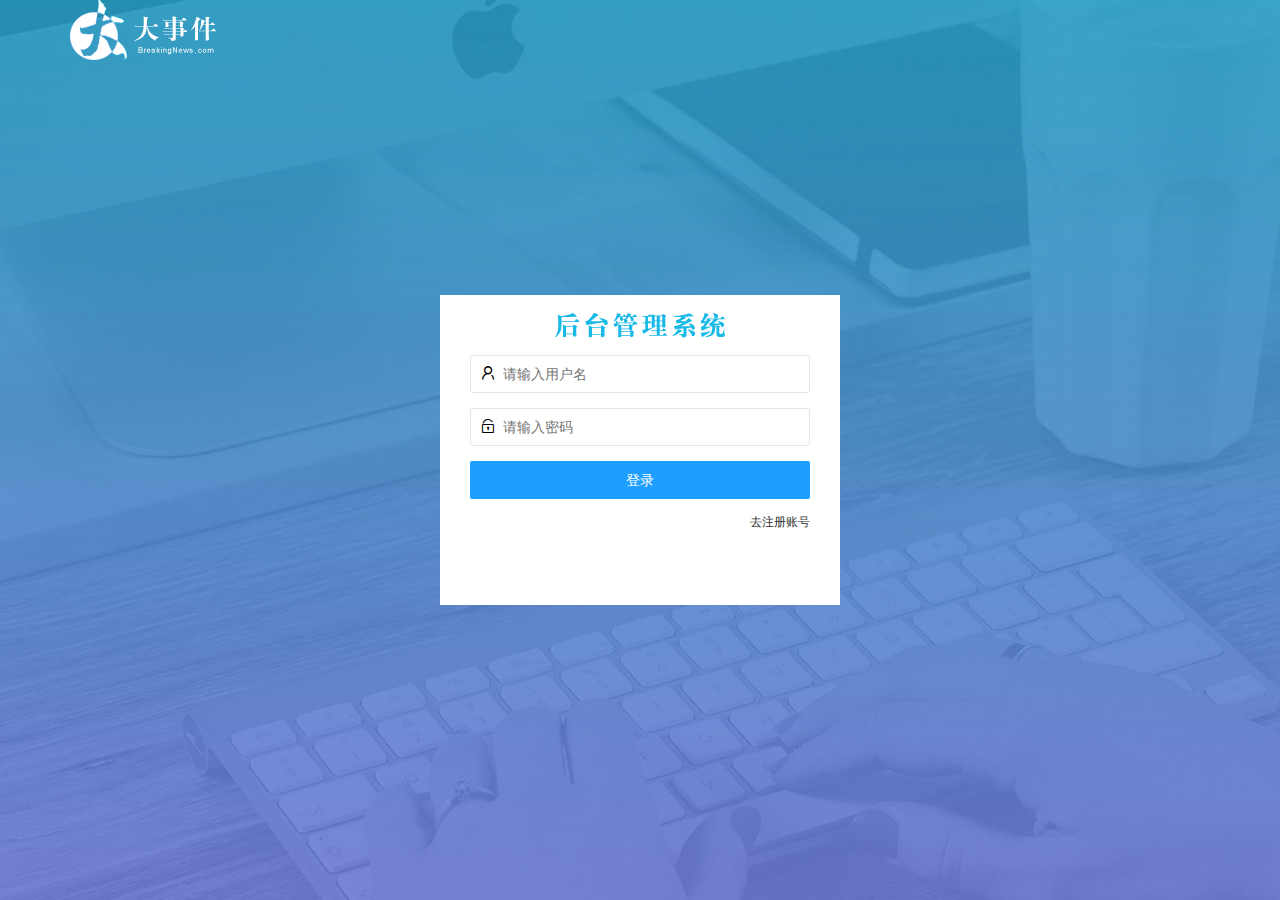
<file: login.html>
<!DOCTYPE html>
<html lang="en">

<head>
    <meta charset="UTF-8">
    <meta name="viewport" content="width=device-width, initial-scale=1.0">
    <title>大事件-登录/注册</title>
   <!-- 导入 LayUI 的样式 -->
   <link rel="stylesheet" href="/assets/lib/layui/css/layui.css" />
   <!-- 导入自己的样式表 -->
   <link rel="stylesheet" href="/assets/css/login.css" />
 </head>
 
 <body>
   <!-- 头部的 Logo 区域 -->
   <div class="layui-main">
     <img src="/assets/images/logo.png" alt="" />
   </div>
 
   <!-- 登录注册区域 -->
   <div class="loginAndRegBox">
     <div class="title-box"></div>
     <!-- 登录的div -->
     <div class="login-box">
       <!-- 登录的表单 -->
       <form class="layui-form" id="form_login">
         <!-- 用户名 -->
         <div class="layui-form-item">
           <i class="layui-icon layui-icon-username"></i>
           <input type="text" name="username" required lay-verify="required" placeholder="请输入用户名" autocomplete="off"
             class="layui-input" />
         </div>
         <!-- 密码 -->
         <div class="layui-form-item">
           <i class="layui-icon layui-icon-password"></i>
           <input type="password" name="password" required lay-verify="required|pwd" placeholder="请输入密码"
             autocomplete="off" class="layui-input" />
         </div>
         <!-- 登录按钮 -->
         <div class="layui-form-item">
           <!-- 注意：表单提交按钮和普通按钮的区别，就是 lay-submit 属性 -->
           <button class="layui-btn layui-btn-fluid layui-btn-normal" lay-submit>登录</button>
         </div>
         <div class="layui-form-item links">
           <a href="javascript:;" id="link_reg">去注册账号</a>
         </div>
       </form>
     </div>
     <!-- 注册的div -->
     <div class="reg-box">
       <!-- 注册的表单 -->
       <form class="layui-form" id="form_reg">
         <!-- 用户名 -->
         <div class="layui-form-item">
           <i class="layui-icon layui-icon-username"></i>
           <input type="text" name="username" required lay-verify="required" placeholder="请输入用户名" autocomplete="off"
             class="layui-input" />
         </div>
         <!-- 密码 -->
         <div class="layui-form-item">
           <i class="layui-icon layui-icon-password"></i>
           <input type="password" name="password" required lay-verify="required|pwd" placeholder="请输入密码"
             autocomplete="off" class="layui-input" />
         </div>
         <!-- 密码确认框 -->
         <div class="layui-form-item">
           <i class="layui-icon layui-icon-password"></i>
           <input type="password" name="repassword" required lay-verify="required|pwd|repwd" placeholder="再次确认密码"
             autocomplete="off" class="layui-input" />
         </div>
         <!-- 注册按钮 -->
         <div class="layui-form-item">
           <!-- 注意：表单提交按钮和普通按钮的区别，就是 lay-submit 属性 -->
           <button class="layui-btn layui-btn-fluid layui-btn-normal" lay-submit>注册</button>
         </div>
         <div class="layui-form-item links">
           <a href="javascript:;" id="link_login">去登录</a>
         </div>
       </form>
     </div>
   </div>
 
   <!-- 导入 Layui 的JS文件 -->
   <script src="/assets/lib/layui/layui.all.js"></script>
   <!-- 导入 JQuery -->
   <script src="/assets/lib/jquery.js"></script>
   <!-- 导入自己封装的 baseAPI.js -->
   <script src="/assets/js/baseAPI.js"></script>
   <!-- 导入自己的 JavaScript 脚本 -->
   <script src="/assets/js/login.js"></script>
 </body>
 
 </html>
</file>
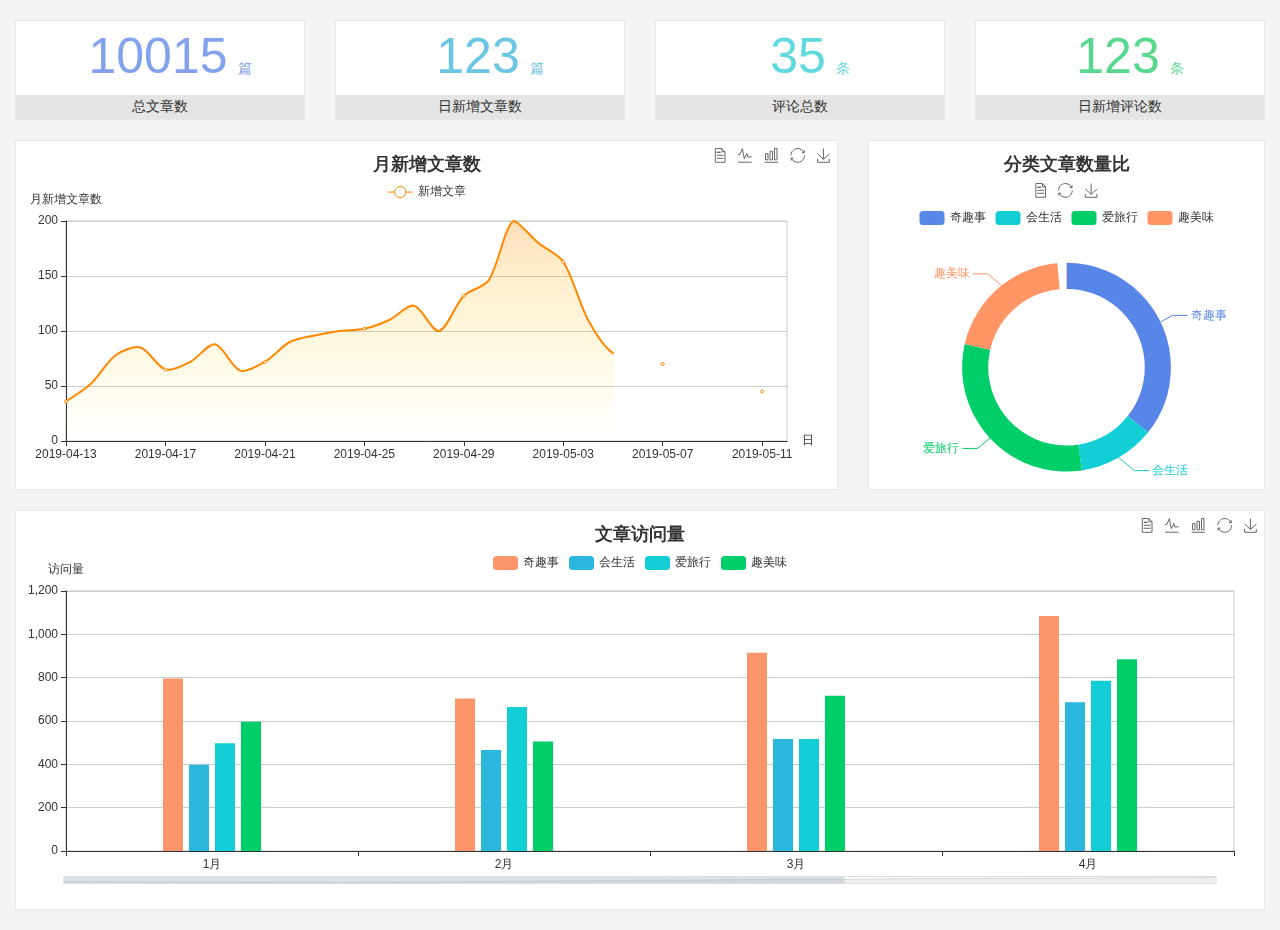
<file: home/dashboard.html>
<!DOCTYPE html>
<html lang="en">

<head>
  <meta charset="UTF-8">
  <meta name="viewport" content="width=device-width, initial-scale=1.0">
  <meta http-equiv="X-UA-Compatible" content="ie=edge">
  <title>图表统计</title>
  <link rel="stylesheet" href="../../assets/lib/bootstrap.css" />
  <link rel="stylesheet" href="../../assets/lib/main.css" />
  <script src="../../assets/lib/jquery.js"></script>
  <script type="text/javascript" src="../../assets/lib/echarts.min.js"></script>
</head>

<body>
  <div class="container-fluid">
    <div class="row spannel_list">
      <div class="col-sm-3 col-xs-6">
        <div class="spannel">
          <em>10015</em><span>篇</span>
          <b>总文章数</b>
        </div>
      </div>
      <div class="col-sm-3 col-xs-6">
        <div class="spannel scolor01">
          <em>123</em><span>篇</span>
          <b>日新增文章数</b>
        </div>
      </div>
      <div class="col-sm-3 col-xs-6">
        <div class="spannel scolor02">
          <em>35</em><span>条</span>
          <b>评论总数</b>
        </div>
      </div>
      <div class="col-sm-3 col-xs-6">
        <div class="spannel scolor03">
          <em>123</em><span>条</span>
          <b>日新增评论数</b>
        </div>
      </div>
    </div>
  </div>

  <div class="container-fluid">
    <div class="row curve-pie">
      <div class="col-lg-8 col-md-8">
        <div class="gragh_pannel" id="curve_show"></div>
      </div>
      <div class="col-lg-4 col-md-4">
        <div class="gragh_pannel" id="pie_show"></div>
      </div>
    </div>
  </div>

  <div class="container-fluid">
    <div class="column_pannel" id="column_show"></div>
  </div>

  <script>
    var oChart = echarts.init(document.getElementById('curve_show'));
    var aList_all = [
      { 'count': 36, 'date': '2019-04-13' },
      { 'count': 52, 'date': '2019-04-14' },
      { 'count': 78, 'date': '2019-04-15' },
      { 'count': 85, 'date': '2019-04-16' },
      { 'count': 65, 'date': '2019-04-17' },
      { 'count': 72, 'date': '2019-04-18' },
      { 'count': 88, 'date': '2019-04-19' },
      { 'count': 64, 'date': '2019-04-20' },
      { 'count': 72, 'date': '2019-04-21' },
      { 'count': 90, 'date': '2019-04-22' },
      { 'count': 96, 'date': '2019-04-23' },
      { 'count': 100, 'date': '2019-04-24' },
      { 'count': 102, 'date': '2019-04-25' },
      { 'count': 110, 'date': '2019-04-26' },
      { 'count': 123, 'date': '2019-04-27' },
      { 'count': 100, 'date': '2019-04-28' },
      { 'count': 132, 'date': '2019-04-29' },
      { 'count': 146, 'date': '2019-04-30' },
      { 'count': 200, 'date': '2019-05-01' },
      { 'count': 180, 'date': '2019-05-02' },
      { 'count': 163, 'date': '2019-05-03' },
      { 'count': 110, 'date': '2019-05-04' },
      { 'count': 80, 'date': '2019-05-05' },
      { 'count': 82, 'date': '2019-05-06' },
      { 'count': 70, 'date': '2019-05-07' },
      { 'count': 65, 'date': '2019-05-08' },
      { 'count': 54, 'date': '2019-05-09' },
      { 'count': 40, 'date': '2019-05-10' },
      { 'count': 45, 'date': '2019-05-11' },
      { 'count': 38, 'date': '2019-05-12' },
    ];

    let aCount = [];
    let aDate = [];

    for (var i = 0; i < aList_all.length; i++) {
      aCount.push(aList_all[i].count);
      aDate.push(aList_all[i].date);
    }

    var chartopt = {
      title: {
        text: '月新增文章数',
        left: 'center',
        top: '10'
      },
      tooltip: {
        trigger: 'axis'
      },
      legend: {
        data: ['新增文章'],
        top: '40'
      },
      toolbox: {
        show: true,
        feature: {
          mark: { show: true },
          dataView: { show: true, readOnly: false },
          magicType: { show: true, type: ['line', 'bar'] },
          restore: { show: true },
          saveAsImage: { show: true }
        }
      },
      calculable: true,
      xAxis: [
        {
          name: '日',
          type: 'category',
          boundaryGap: false,
          data: aDate
        }
      ],
      yAxis: [
        {
          name: '月新增文章数',
          type: 'value'
        }
      ],
      series: [
        {
          name: '新增文章',
          type: 'line',
          smooth: true,
          itemStyle: { normal: { areaStyle: { type: 'default' }, color: '#f80' }, lineStyle: { color: '#f80' } },
          data: aCount
        }],
      areaStyle: {
        normal: {
          color: new echarts.graphic.LinearGradient(0, 0, 0, 1, [{
            offset: 0,
            color: 'rgba(255,136,0,0.39)'
          }, {
            offset: .34,
            color: 'rgba(255,180,0,0.25)'
          }, {
            offset: 1,
            color: 'rgba(255,222,0,0.00)'
          }])

        }
      },
      grid: {
        show: true,
        x: 50,
        x2: 50,
        y: 80,
        height: 220
      }
    };

    oChart.setOption(chartopt);


    var oPie = echarts.init(document.getElementById('pie_show'));
    var oPieopt =
    {
      title: {
        top: 10,
        text: '分类文章数量比',
        x: 'center'
      },
      tooltip: {
        trigger: 'item',
        formatter: "{a} <br/>{b} : {c} ({d}%)"
      },
      color: ['#5885e8', '#13cfd5', '#00ce68', '#ff9565'],
      legend: {
        x: 'center',
        top: 65,
        data: ['奇趣事', '会生活', '爱旅行', '趣美味']
      },
      toolbox: {
        show: true,
        x: 'center',
        top: 35,
        feature: {
          mark: { show: true },
          dataView: { show: true, readOnly: false },
          magicType: {
            show: true,
            type: ['pie', 'funnel'],
            option: {
              funnel: {
                x: '25%',
                width: '50%',
                funnelAlign: 'left',
                max: 1548
              }
            }
          },
          restore: { show: true },
          saveAsImage: { show: true }
        }
      },
      calculable: true,
      series: [
        {
          name: '访问来源',
          type: 'pie',
          radius: ['45%', '60%'],
          center: ['50%', '65%'],
          data: [
            { value: 300, name: '奇趣事' },
            { value: 100, name: '会生活' },
            { value: 260, name: '爱旅行' },
            { value: 180, name: '趣美味' }
          ]
        }
      ]
    };
    oPie.setOption(oPieopt);



    var oColumn = this.echarts.init(document.getElementById('column_show'));
    var oColumnopt =
    {
      title: {
        text: '文章访问量',
        left: 'center',
        top: '10'
      },
      tooltip: {
        trigger: 'axis'
      },
      legend: {
        data: ['奇趣事', '会生活', '爱旅行', '趣美味'],
        top: '40'
      },
      toolbox: {
        show: true,
        feature: {
          mark: { show: true },
          dataView: { show: true, readOnly: false },
          magicType: { show: true, type: ['line', 'bar'] },
          restore: { show: true },
          saveAsImage: { show: true }
        }
      },
      calculable: true,
      xAxis: [
        {
          type: 'category',
          data: ['1月', '2月', '3月', '4月', '5月']
        }
      ],
      yAxis: [
        {
          name: '访问量',
          type: 'value'
        }
      ],
      series: [
        {
          name: '奇趣事',
          type: 'bar',
          barWidth: 20,
          itemStyle: {
            normal: { areaStyle: { type: 'default' }, color: '#fd956a' }
          },
          data: [800, 708, 920, 1090, 1200]
        },
        {
          name: '会生活',
          type: 'bar',
          barWidth: 20,
          itemStyle: {
            normal: { areaStyle: { type: 'default' }, color: '#2bb6db' }
          },
          data: [400, 468, 520, 690, 800]
        },
        {
          name: '爱旅行',
          type: 'bar',
          barWidth: 20,
          itemStyle: {
            normal: { areaStyle: { type: 'default' }, color: '#13cfd5' }
          },
          data: [500, 668, 520, 790, 900]
        },
        {
          name: '趣美味',
          type: 'bar',
          barWidth: 20,
          itemStyle: {
            normal: { areaStyle: { type: 'default' }, color: '#00ce68' }
          },
          data: [600, 508, 720, 890, 1000]
        }
      ],
      grid: {
        show: true,
        x: 50,
        x2: 30,
        y: 80,
        height: 260
      },
      dataZoom: [//给x轴设置滚动条
        {
          start: 0,//默认为0
          end: 100 - 1000 / 31,//默认为100
          type: 'slider',
          show: true,
          xAxisIndex: [0],
          handleSize: 0,//滑动条的 左右2个滑动条的大小
          height: 8,//组件高度
          left: 45, //左边的距离
          right: 50,//右边的距离
          bottom: 26,//右边的距离
          handleColor: '#ddd',//h滑动图标的颜色
          handleStyle: {
            borderColor: "#cacaca",
            borderWidth: "1",
            shadowBlur: 2,
            background: "#ddd",
            shadowColor: "#ddd",
          }
        }]
    };
    oColumn.setOption(oColumnopt);
  </script>
</body>

</html>
</file>
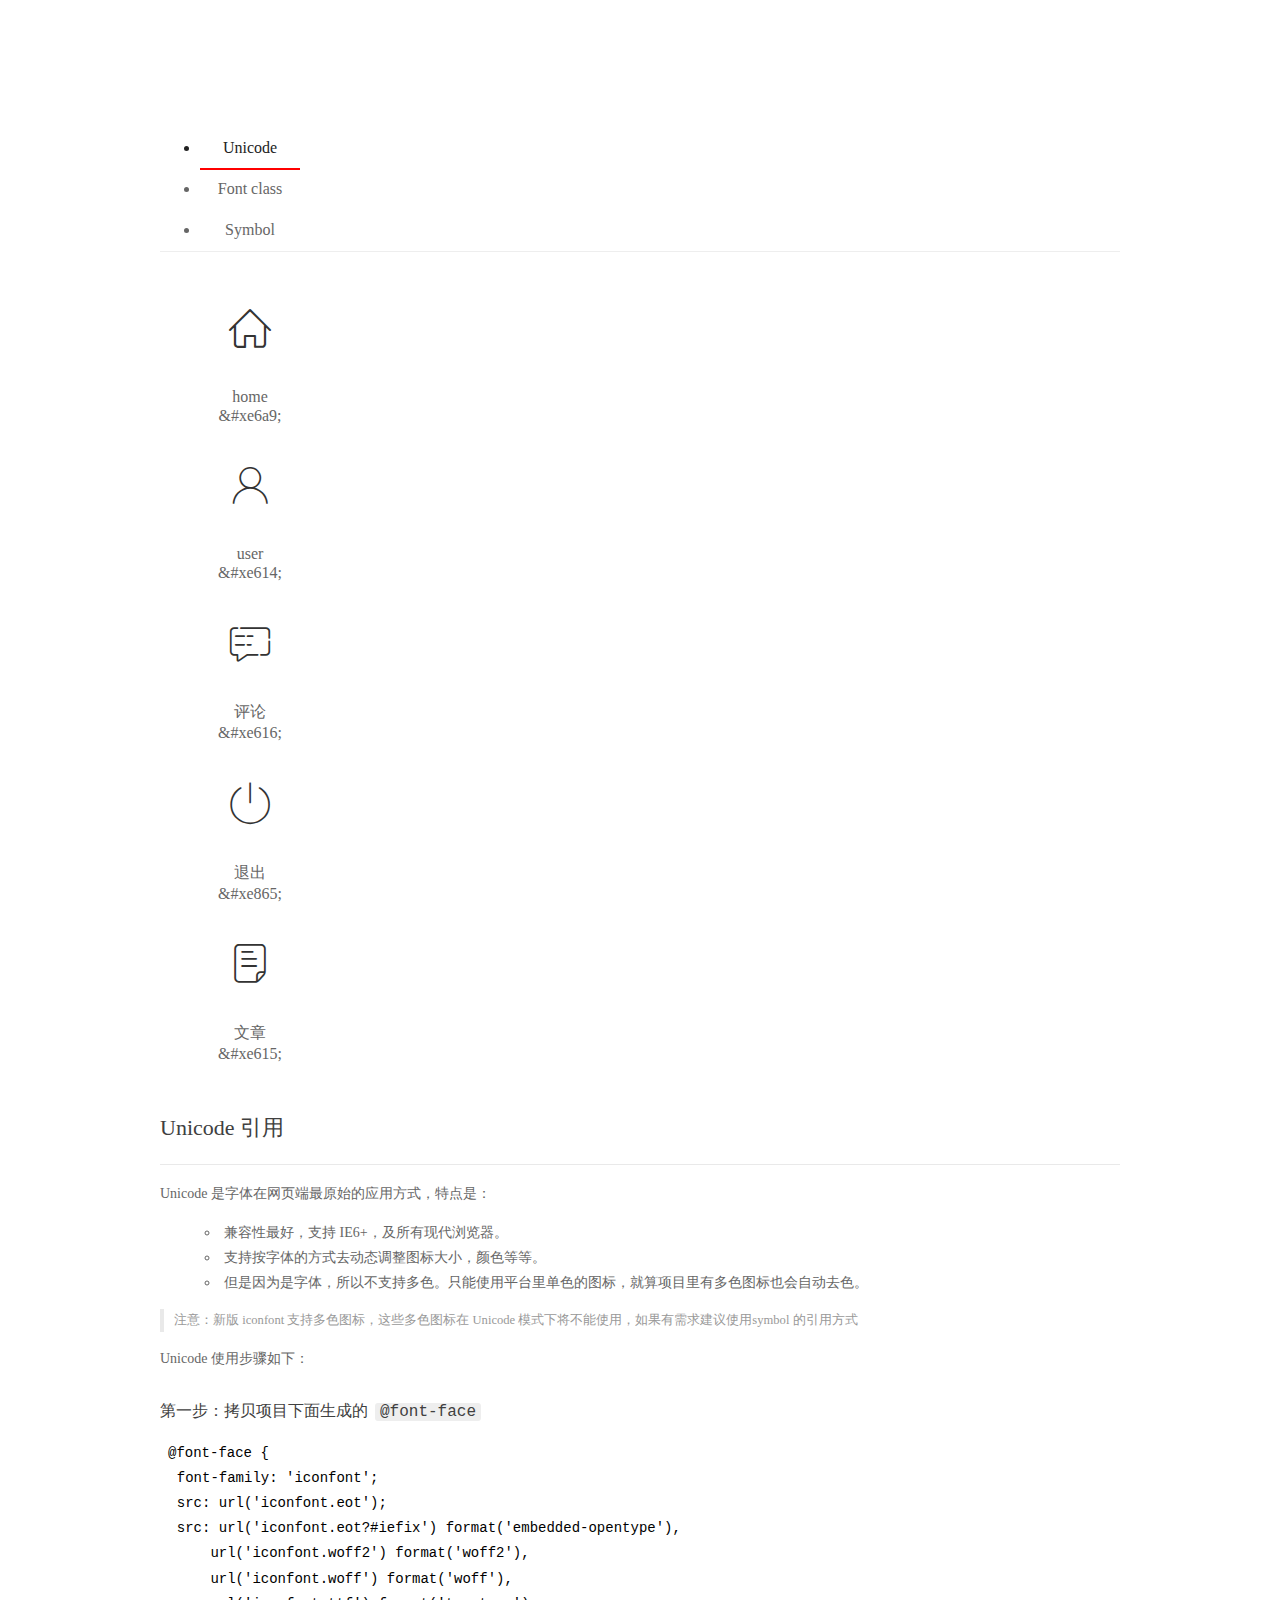
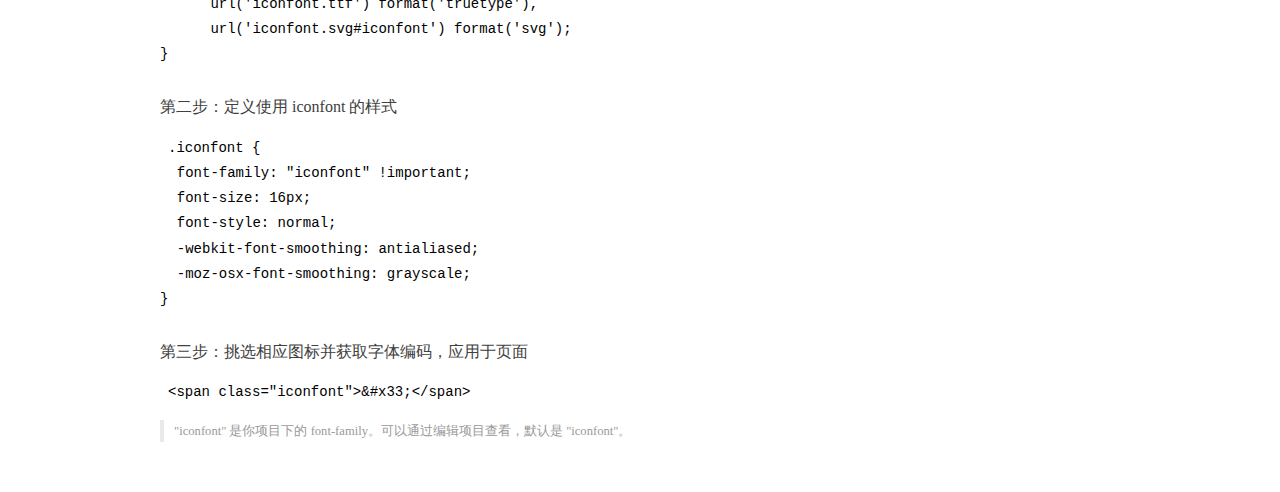
<file: assets/fonts/demo_index.html>
<!DOCTYPE html>
<html>
<head>
  <meta charset="utf-8"/>
  <title>IconFont Demo</title>
  <link rel="shortcut icon" href="https://gtms04.alicdn.com/tps/i4/TB1_oz6GVXXXXaFXpXXJDFnIXXX-64-64.ico" type="image/x-icon"/>
  <link rel="stylesheet" href="https://g.alicdn.com/thx/cube/1.3.2/cube.min.css">
  <link rel="stylesheet" href="demo.css">
  <link rel="stylesheet" href="iconfont.css">
  <script src="iconfont.js"></script>
  <!-- jQuery -->
  <script src="https://a1.alicdn.com/oss/uploads/2018/12/26/7bfddb60-08e8-11e9-9b04-53e73bb6408b.js"></script>
  <!-- 代码高亮 -->
  <script src="https://a1.alicdn.com/oss/uploads/2018/12/26/a3f714d0-08e6-11e9-8a15-ebf944d7534c.js"></script>
</head>
<body>
  <div class="main">
    <h1 class="logo"><a href="https://www.iconfont.cn/" title="iconfont 首页" target="_blank">&#xe86b;</a></h1>
    <div class="nav-tabs">
      <ul id="tabs" class="dib-box">
        <li class="dib active"><span>Unicode</span></li>
        <li class="dib"><span>Font class</span></li>
        <li class="dib"><span>Symbol</span></li>
      </ul>
      
    </div>
    <div class="tab-container">
      <div class="content unicode" style="display: block;">
          <ul class="icon_lists dib-box">
          
            <li class="dib">
              <span class="icon iconfont">&#xe6a9;</span>
                <div class="name">home</div>
                <div class="code-name">&amp;#xe6a9;</div>
              </li>
          
            <li class="dib">
              <span class="icon iconfont">&#xe614;</span>
                <div class="name">user</div>
                <div class="code-name">&amp;#xe614;</div>
              </li>
          
            <li class="dib">
              <span class="icon iconfont">&#xe616;</span>
                <div class="name">评论</div>
                <div class="code-name">&amp;#xe616;</div>
              </li>
          
            <li class="dib">
              <span class="icon iconfont">&#xe865;</span>
                <div class="name">退出</div>
                <div class="code-name">&amp;#xe865;</div>
              </li>
          
            <li class="dib">
              <span class="icon iconfont">&#xe615;</span>
                <div class="name">文章</div>
                <div class="code-name">&amp;#xe615;</div>
              </li>
          
          </ul>
          <div class="article markdown">
          <h2 id="unicode-">Unicode 引用</h2>
          <hr>

          <p>Unicode 是字体在网页端最原始的应用方式，特点是：</p>
          <ul>
            <li>兼容性最好，支持 IE6+，及所有现代浏览器。</li>
            <li>支持按字体的方式去动态调整图标大小，颜色等等。</li>
            <li>但是因为是字体，所以不支持多色。只能使用平台里单色的图标，就算项目里有多色图标也会自动去色。</li>
          </ul>
          <blockquote>
            <p>注意：新版 iconfont 支持多色图标，这些多色图标在 Unicode 模式下将不能使用，如果有需求建议使用symbol 的引用方式</p>
          </blockquote>
          <p>Unicode 使用步骤如下：</p>
          <h3 id="-font-face">第一步：拷贝项目下面生成的 <code>@font-face</code></h3>
<pre><code class="language-css"
>@font-face {
  font-family: 'iconfont';
  src: url('iconfont.eot');
  src: url('iconfont.eot?#iefix') format('embedded-opentype'),
      url('iconfont.woff2') format('woff2'),
      url('iconfont.woff') format('woff'),
      url('iconfont.ttf') format('truetype'),
      url('iconfont.svg#iconfont') format('svg');
}
</code></pre>
          <h3 id="-iconfont-">第二步：定义使用 iconfont 的样式</h3>
<pre><code class="language-css"
>.iconfont {
  font-family: "iconfont" !important;
  font-size: 16px;
  font-style: normal;
  -webkit-font-smoothing: antialiased;
  -moz-osx-font-smoothing: grayscale;
}
</code></pre>
          <h3 id="-">第三步：挑选相应图标并获取字体编码，应用于页面</h3>
<pre>
<code class="language-html"
>&lt;span class="iconfont"&gt;&amp;#x33;&lt;/span&gt;
</code></pre>
          <blockquote>
            <p>"iconfont" 是你项目下的 font-family。可以通过编辑项目查看，默认是 "iconfont"。</p>
          </blockquote>
          </div>
      </div>
      <div class="content font-class">
        <ul class="icon_lists dib-box">
          
          <li class="dib">
            <span class="icon iconfont icon-home"></span>
            <div class="name">
              home
            </div>
            <div class="code-name">.icon-home
            </div>
          </li>
          
          <li class="dib">
            <span class="icon iconfont icon-user"></span>
            <div class="name">
              user
            </div>
            <div class="code-name">.icon-user
            </div>
          </li>
          
          <li class="dib">
            <span class="icon iconfont icon-pinglun"></span>
            <div class="name">
              评论
            </div>
            <div class="code-name">.icon-pinglun
            </div>
          </li>
          
          <li class="dib">
            <span class="icon iconfont icon-tuichu"></span>
            <div class="name">
              退出
            </div>
            <div class="code-name">.icon-tuichu
            </div>
          </li>
          
          <li class="dib">
            <span class="icon iconfont icon-16"></span>
            <div class="name">
              文章
            </div>
            <div class="code-name">.icon-16
            </div>
          </li>
          
        </ul>
        <div class="article markdown">
        <h2 id="font-class-">font-class 引用</h2>
        <hr>

        <p>font-class 是 Unicode 使用方式的一种变种，主要是解决 Unicode 书写不直观，语意不明确的问题。</p>
        <p>与 Unicode 使用方式相比，具有如下特点：</p>
        <ul>
          <li>兼容性良好，支持 IE8+，及所有现代浏览器。</li>
          <li>相比于 Unicode 语意明确，书写更直观。可以很容易分辨这个 icon 是什么。</li>
          <li>因为使用 class 来定义图标，所以当要替换图标时，只需要修改 class 里面的 Unicode 引用。</li>
          <li>不过因为本质上还是使用的字体，所以多色图标还是不支持的。</li>
        </ul>
        <p>使用步骤如下：</p>
        <h3 id="-fontclass-">第一步：引入项目下面生成的 fontclass 代码：</h3>
<pre><code class="language-html">&lt;link rel="stylesheet" href="./iconfont.css"&gt;
</code></pre>
        <h3 id="-">第二步：挑选相应图标并获取类名，应用于页面：</h3>
<pre><code class="language-html">&lt;span class="iconfont icon-xxx"&gt;&lt;/span&gt;
</code></pre>
        <blockquote>
          <p>"
            iconfont" 是你项目下的 font-family。可以通过编辑项目查看，默认是 "iconfont"。</p>
        </blockquote>
      </div>
      </div>
      <div class="content symbol">
          <ul class="icon_lists dib-box">
          
            <li class="dib">
                <svg class="icon svg-icon" aria-hidden="true">
                  <use xlink:href="#icon-home"></use>
                </svg>
                <div class="name">home</div>
                <div class="code-name">#icon-home</div>
            </li>
          
            <li class="dib">
                <svg class="icon svg-icon" aria-hidden="true">
                  <use xlink:href="#icon-user"></use>
                </svg>
                <div class="name">user</div>
                <div class="code-name">#icon-user</div>
            </li>
          
            <li class="dib">
                <svg class="icon svg-icon" aria-hidden="true">
                  <use xlink:href="#icon-pinglun"></use>
                </svg>
                <div class="name">评论</div>
                <div class="code-name">#icon-pinglun</div>
            </li>
          
            <li class="dib">
                <svg class="icon svg-icon" aria-hidden="true">
                  <use xlink:href="#icon-tuichu"></use>
                </svg>
                <div class="name">退出</div>
                <div class="code-name">#icon-tuichu</div>
            </li>
          
            <li class="dib">
                <svg class="icon svg-icon" aria-hidden="true">
                  <use xlink:href="#icon-16"></use>
                </svg>
                <div class="name">文章</div>
                <div class="code-name">#icon-16</div>
            </li>
          
          </ul>
          <div class="article markdown">
          <h2 id="symbol-">Symbol 引用</h2>
          <hr>

          <p>这是一种全新的使用方式，应该说这才是未来的主流，也是平台目前推荐的用法。相关介绍可以参考这篇<a href="">文章</a>
            这种用法其实是做了一个 SVG 的集合，与另外两种相比具有如下特点：</p>
          <ul>
            <li>支持多色图标了，不再受单色限制。</li>
            <li>通过一些技巧，支持像字体那样，通过 <code>font-size</code>, <code>color</code> 来调整样式。</li>
            <li>兼容性较差，支持 IE9+，及现代浏览器。</li>
            <li>浏览器渲染 SVG 的性能一般，还不如 png。</li>
          </ul>
          <p>使用步骤如下：</p>
          <h3 id="-symbol-">第一步：引入项目下面生成的 symbol 代码：</h3>
<pre><code class="language-html">&lt;script src="./iconfont.js"&gt;&lt;/script&gt;
</code></pre>
          <h3 id="-css-">第二步：加入通用 CSS 代码（引入一次就行）：</h3>
<pre><code class="language-html">&lt;style&gt;
.icon {
  width: 1em;
  height: 1em;
  vertical-align: -0.15em;
  fill: currentColor;
  overflow: hidden;
}
&lt;/style&gt;
</code></pre>
          <h3 id="-">第三步：挑选相应图标并获取类名，应用于页面：</h3>
<pre><code class="language-html">&lt;svg class="icon" aria-hidden="true"&gt;
  &lt;use xlink:href="#icon-xxx"&gt;&lt;/use&gt;
&lt;/svg&gt;
</code></pre>
          </div>
      </div>

    </div>
  </div>
  <script>
  $(document).ready(function () {
      $('.tab-container .content:first').show()

      $('#tabs li').click(function (e) {
        var tabContent = $('.tab-container .content')
        var index = $(this).index()

        if ($(this).hasClass('active')) {
          return
        } else {
          $('#tabs li').removeClass('active')
          $(this).addClass('active')

          tabContent.hide().eq(index).fadeIn()
        }
      })
    })
  </script>
</body>
</html>
</file>
<file: assets/lib/layui/css/layui.css>
/** layui-v2.5.5 MIT License By https://www.layui.com */
 .layui-inline,img{display:inline-block;vertical-align:middle}h1,h2,h3,h4,h5,h6{font-weight:400}.layui-edge,.layui-header,.layui-inline,.layui-main{position:relative}.layui-body,.layui-edge,.layui-elip{overflow:hidden}.layui-btn,.layui-edge,.layui-inline,img{vertical-align:middle}.layui-btn,.layui-disabled,.layui-icon,.layui-unselect{-moz-user-select:none;-webkit-user-select:none;-ms-user-select:none}.layui-elip,.layui-form-checkbox span,.layui-form-pane .layui-form-label{text-overflow:ellipsis;white-space:nowrap}.layui-breadcrumb,.layui-tree-btnGroup{visibility:hidden}blockquote,body,button,dd,div,dl,dt,form,h1,h2,h3,h4,h5,h6,input,li,ol,p,pre,td,textarea,th,ul{margin:0;padding:0;-webkit-tap-highlight-color:rgba(0,0,0,0)}a:active,a:hover{outline:0}img{border:none}li{list-style:none}table{border-collapse:collapse;border-spacing:0}h4,h5,h6{font-size:100%}button,input,optgroup,option,select,textarea{font-family:inherit;font-size:inherit;font-style:inherit;font-weight:inherit;outline:0}pre{white-space:pre-wrap;white-space:-moz-pre-wrap;white-space:-pre-wrap;white-space:-o-pre-wrap;word-wrap:break-word}body{line-height:24px;font:14px Helvetica Neue,Helvetica,PingFang SC,Tahoma,Arial,sans-serif}hr{height:1px;margin:10px 0;border:0;clear:both}a{color:#333;text-decoration:none}a:hover{color:#777}a cite{font-style:normal;*cursor:pointer}.layui-border-box,.layui-border-box *{box-sizing:border-box}.layui-box,.layui-box *{box-sizing:content-box}.layui-clear{clear:both;*zoom:1}.layui-clear:after{content:'\20';clear:both;*zoom:1;display:block;height:0}.layui-inline{*display:inline;*zoom:1}.layui-edge{display:inline-block;width:0;height:0;border-width:6px;border-style:dashed;border-color:transparent}.layui-edge-top{top:-4px;border-bottom-color:#999;border-bottom-style:solid}.layui-edge-right{border-left-color:#999;border-left-style:solid}.layui-edge-bottom{top:2px;border-top-color:#999;border-top-style:solid}.layui-edge-left{border-right-color:#999;border-right-style:solid}.layui-disabled,.layui-disabled:hover{color:#d2d2d2!important;cursor:not-allowed!important}.layui-circle{border-radius:100%}.layui-show{display:block!important}.layui-hide{display:none!important}@font-face{font-family:layui-icon;src:url(../font/iconfont.eot?v=250);src:url(../font/iconfont.eot?v=250#iefix) format('embedded-opentype'),url(../font/iconfont.woff2?v=250) format('woff2'),url(../font/iconfont.woff?v=250) format('woff'),url(../font/iconfont.ttf?v=250) format('truetype'),url(../font/iconfont.svg?v=250#layui-icon) format('svg')}.layui-icon{font-family:layui-icon!important;font-size:16px;font-style:normal;-webkit-font-smoothing:antialiased;-moz-osx-font-smoothing:grayscale}.layui-icon-reply-fill:before{content:"\e611"}.layui-icon-set-fill:before{content:"\e614"}.layui-icon-menu-fill:before{content:"\e60f"}.layui-icon-search:before{content:"\e615"}.layui-icon-share:before{content:"\e641"}.layui-icon-set-sm:before{content:"\e620"}.layui-icon-engine:before{content:"\e628"}.layui-icon-close:before{content:"\1006"}.layui-icon-close-fill:before{content:"\1007"}.layui-icon-chart-screen:before{content:"\e629"}.layui-icon-star:before{content:"\e600"}.layui-icon-circle-dot:before{content:"\e617"}.layui-icon-chat:before{content:"\e606"}.layui-icon-release:before{content:"\e609"}.layui-icon-list:before{content:"\e60a"}.layui-icon-chart:before{content:"\e62c"}.layui-icon-ok-circle:before{content:"\1005"}.layui-icon-layim-theme:before{content:"\e61b"}.layui-icon-table:before{content:"\e62d"}.layui-icon-right:before{content:"\e602"}.layui-icon-left:before{content:"\e603"}.layui-icon-cart-simple:before{content:"\e698"}.layui-icon-face-cry:before{content:"\e69c"}.layui-icon-face-smile:before{content:"\e6af"}.layui-icon-survey:before{content:"\e6b2"}.layui-icon-tree:before{content:"\e62e"}.layui-icon-upload-circle:before{content:"\e62f"}.layui-icon-add-circle:before{content:"\e61f"}.layui-icon-download-circle:before{content:"\e601"}.layui-icon-templeate-1:before{content:"\e630"}.layui-icon-util:before{content:"\e631"}.layui-icon-face-surprised:before{content:"\e664"}.layui-icon-edit:before{content:"\e642"}.layui-icon-speaker:before{content:"\e645"}.layui-icon-down:before{content:"\e61a"}.layui-icon-file:before{content:"\e621"}.layui-icon-layouts:before{content:"\e632"}.layui-icon-rate-half:before{content:"\e6c9"}.layui-icon-add-circle-fine:before{content:"\e608"}.layui-icon-prev-circle:before{content:"\e633"}.layui-icon-read:before{content:"\e705"}.layui-icon-404:before{content:"\e61c"}.layui-icon-carousel:before{content:"\e634"}.layui-icon-help:before{content:"\e607"}.layui-icon-code-circle:before{content:"\e635"}.layui-icon-water:before{content:"\e636"}.layui-icon-username:before{content:"\e66f"}.layui-icon-find-fill:before{content:"\e670"}.layui-icon-about:before{content:"\e60b"}.layui-icon-location:before{content:"\e715"}.layui-icon-up:before{content:"\e619"}.layui-icon-pause:before{content:"\e651"}.layui-icon-date:before{content:"\e637"}.layui-icon-layim-uploadfile:before{content:"\e61d"}.layui-icon-delete:before{content:"\e640"}.layui-icon-play:before{content:"\e652"}.layui-icon-top:before{content:"\e604"}.layui-icon-friends:before{content:"\e612"}.layui-icon-refresh-3:before{content:"\e9aa"}.layui-icon-ok:before{content:"\e605"}.layui-icon-layer:before{content:"\e638"}.layui-icon-face-smile-fine:before{content:"\e60c"}.layui-icon-dollar:before{content:"\e659"}.layui-icon-group:before{content:"\e613"}.layui-icon-layim-download:before{content:"\e61e"}.layui-icon-picture-fine:before{content:"\e60d"}.layui-icon-link:before{content:"\e64c"}.layui-icon-diamond:before{content:"\e735"}.layui-icon-log:before{content:"\e60e"}.layui-icon-rate-solid:before{content:"\e67a"}.layui-icon-fonts-del:before{content:"\e64f"}.layui-icon-unlink:before{content:"\e64d"}.layui-icon-fonts-clear:before{content:"\e639"}.layui-icon-triangle-r:before{content:"\e623"}.layui-icon-circle:before{content:"\e63f"}.layui-icon-radio:before{content:"\e643"}.layui-icon-align-center:before{content:"\e647"}.layui-icon-align-right:before{content:"\e648"}.layui-icon-align-left:before{content:"\e649"}.layui-icon-loading-1:before{content:"\e63e"}.layui-icon-return:before{content:"\e65c"}.layui-icon-fonts-strong:before{content:"\e62b"}.layui-icon-upload:before{content:"\e67c"}.layui-icon-dialogue:before{content:"\e63a"}.layui-icon-video:before{content:"\e6ed"}.layui-icon-headset:before{content:"\e6fc"}.layui-icon-cellphone-fine:before{content:"\e63b"}.layui-icon-add-1:before{content:"\e654"}.layui-icon-face-smile-b:before{content:"\e650"}.layui-icon-fonts-html:before{content:"\e64b"}.layui-icon-form:before{content:"\e63c"}.layui-icon-cart:before{content:"\e657"}.layui-icon-camera-fill:before{content:"\e65d"}.layui-icon-tabs:before{content:"\e62a"}.layui-icon-fonts-code:before{content:"\e64e"}.layui-icon-fire:before{content:"\e756"}.layui-icon-set:before{content:"\e716"}.layui-icon-fonts-u:before{content:"\e646"}.layui-icon-triangle-d:before{content:"\e625"}.layui-icon-tips:before{content:"\e702"}.layui-icon-picture:before{content:"\e64a"}.layui-icon-more-vertical:before{content:"\e671"}.layui-icon-flag:before{content:"\e66c"}.layui-icon-loading:before{content:"\e63d"}.layui-icon-fonts-i:before{content:"\e644"}.layui-icon-refresh-1:before{content:"\e666"}.layui-icon-rmb:before{content:"\e65e"}.layui-icon-home:before{content:"\e68e"}.layui-icon-user:before{content:"\e770"}.layui-icon-notice:before{content:"\e667"}.layui-icon-login-weibo:before{content:"\e675"}.layui-icon-voice:before{content:"\e688"}.layui-icon-upload-drag:before{content:"\e681"}.layui-icon-login-qq:before{content:"\e676"}.layui-icon-snowflake:before{content:"\e6b1"}.layui-icon-file-b:before{content:"\e655"}.layui-icon-template:before{content:"\e663"}.layui-icon-auz:before{content:"\e672"}.layui-icon-console:before{content:"\e665"}.layui-icon-app:before{content:"\e653"}.layui-icon-prev:before{content:"\e65a"}.layui-icon-website:before{content:"\e7ae"}.layui-icon-next:before{content:"\e65b"}.layui-icon-component:before{content:"\e857"}.layui-icon-more:before{content:"\e65f"}.layui-icon-login-wechat:before{content:"\e677"}.layui-icon-shrink-right:before{content:"\e668"}.layui-icon-spread-left:before{content:"\e66b"}.layui-icon-camera:before{content:"\e660"}.layui-icon-note:before{content:"\e66e"}.layui-icon-refresh:before{content:"\e669"}.layui-icon-female:before{content:"\e661"}.layui-icon-male:before{content:"\e662"}.layui-icon-password:before{content:"\e673"}.layui-icon-senior:before{content:"\e674"}.layui-icon-theme:before{content:"\e66a"}.layui-icon-tread:before{content:"\e6c5"}.layui-icon-praise:before{content:"\e6c6"}.layui-icon-star-fill:before{content:"\e658"}.layui-icon-rate:before{content:"\e67b"}.layui-icon-template-1:before{content:"\e656"}.layui-icon-vercode:before{content:"\e679"}.layui-icon-cellphone:before{content:"\e678"}.layui-icon-screen-full:before{content:"\e622"}.layui-icon-screen-restore:before{content:"\e758"}.layui-icon-cols:before{content:"\e610"}.layui-icon-export:before{content:"\e67d"}.layui-icon-print:before{content:"\e66d"}.layui-icon-slider:before{content:"\e714"}.layui-icon-addition:before{content:"\e624"}.layui-icon-subtraction:before{content:"\e67e"}.layui-icon-service:before{content:"\e626"}.layui-icon-transfer:before{content:"\e691"}.layui-main{width:1140px;margin:0 auto}.layui-header{z-index:1000;height:60px}.layui-header a:hover{transition:all .5s;-webkit-transition:all .5s}.layui-side{position:fixed;left:0;top:0;bottom:0;z-index:999;width:200px;overflow-x:hidden}.layui-side-scroll{position:relative;width:220px;height:100%;overflow-x:hidden}.layui-body{position:absolute;left:200px;right:0;top:0;bottom:0;z-index:998;width:auto;overflow-y:auto;box-sizing:border-box}.layui-layout-body{overflow:hidden}.layui-layout-admin .layui-header{background-color:#23262E}.layui-layout-admin .layui-side{top:60px;width:200px;overflow-x:hidden}.layui-layout-admin .layui-body{position:fixed;top:60px;bottom:44px}.layui-layout-admin .layui-main{width:auto;margin:0 15px}.layui-layout-admin .layui-footer{position:fixed;left:200px;right:0;bottom:0;height:44px;line-height:44px;padding:0 15px;background-color:#eee}.layui-layout-admin .layui-logo{position:absolute;left:0;top:0;width:200px;height:100%;line-height:60px;text-align:center;color:#009688;font-size:16px}.layui-layout-admin .layui-header .layui-nav{background:0 0}.layui-layout-left{position:absolute!important;left:200px;top:0}.layui-layout-right{position:absolute!important;right:0;top:0}.layui-container{position:relative;margin:0 auto;padding:0 15px;box-sizing:border-box}.layui-fluid{position:relative;margin:0 auto;padding:0 15px}.layui-row:after,.layui-row:before{content:'';display:block;clear:both}.layui-col-lg1,.layui-col-lg10,.layui-col-lg11,.layui-col-lg12,.layui-col-lg2,.layui-col-lg3,.layui-col-lg4,.layui-col-lg5,.layui-col-lg6,.layui-col-lg7,.layui-col-lg8,.layui-col-lg9,.layui-col-md1,.layui-col-md10,.layui-col-md11,.layui-col-md12,.layui-col-md2,.layui-col-md3,.layui-col-md4,.layui-col-md5,.layui-col-md6,.layui-col-md7,.layui-col-md8,.layui-col-md9,.layui-col-sm1,.layui-col-sm10,.layui-col-sm11,.layui-col-sm12,.layui-col-sm2,.layui-col-sm3,.layui-col-sm4,.layui-col-sm5,.layui-col-sm6,.layui-col-sm7,.layui-col-sm8,.layui-col-sm9,.layui-col-xs1,.layui-col-xs10,.layui-col-xs11,.layui-col-xs12,.layui-col-xs2,.layui-col-xs3,.layui-col-xs4,.layui-col-xs5,.layui-col-xs6,.layui-col-xs7,.layui-col-xs8,.layui-col-xs9{position:relative;display:block;box-sizing:border-box}.layui-col-xs1,.layui-col-xs10,.layui-col-xs11,.layui-col-xs12,.layui-col-xs2,.layui-col-xs3,.layui-col-xs4,.layui-col-xs5,.layui-col-xs6,.layui-col-xs7,.layui-col-xs8,.layui-col-xs9{float:left}.layui-col-xs1{width:8.33333333%}.layui-col-xs2{width:16.66666667%}.layui-col-xs3{width:25%}.layui-col-xs4{width:33.33333333%}.layui-col-xs5{width:41.66666667%}.layui-col-xs6{width:50%}.layui-col-xs7{width:58.33333333%}.layui-col-xs8{width:66.66666667%}.layui-col-xs9{width:75%}.layui-col-xs10{width:83.33333333%}.layui-col-xs11{width:91.66666667%}.layui-col-xs12{width:100%}.layui-col-xs-offset1{margin-left:8.33333333%}.layui-col-xs-offset2{margin-left:16.66666667%}.layui-col-xs-offset3{margin-left:25%}.layui-col-xs-offset4{margin-left:33.33333333%}.layui-col-xs-offset5{margin-left:41.66666667%}.layui-col-xs-offset6{margin-left:50%}.layui-col-xs-offset7{margin-left:58.33333333%}.layui-col-xs-offset8{margin-left:66.66666667%}.layui-col-xs-offset9{margin-left:75%}.layui-col-xs-offset10{margin-left:83.33333333%}.layui-col-xs-offset11{margin-left:91.66666667%}.layui-col-xs-offset12{margin-left:100%}@media screen and (max-width:768px){.layui-hide-xs{display:none!important}.layui-show-xs-block{display:block!important}.layui-show-xs-inline{display:inline!important}.layui-show-xs-inline-block{display:inline-block!important}}@media screen and (min-width:768px){.layui-container{width:750px}.layui-hide-sm{display:none!important}.layui-show-sm-block{display:block!important}.layui-show-sm-inline{display:inline!important}.layui-show-sm-inline-block{display:inline-block!important}.layui-col-sm1,.layui-col-sm10,.layui-col-sm11,.layui-col-sm12,.layui-col-sm2,.layui-col-sm3,.layui-col-sm4,.layui-col-sm5,.layui-col-sm6,.layui-col-sm7,.layui-col-sm8,.layui-col-sm9{float:left}.layui-col-sm1{width:8.33333333%}.layui-col-sm2{width:16.66666667%}.layui-col-sm3{width:25%}.layui-col-sm4{width:33.33333333%}.layui-col-sm5{width:41.66666667%}.layui-col-sm6{width:50%}.layui-col-sm7{width:58.33333333%}.layui-col-sm8{width:66.66666667%}.layui-col-sm9{width:75%}.layui-col-sm10{width:83.33333333%}.layui-col-sm11{width:91.66666667%}.layui-col-sm12{width:100%}.layui-col-sm-offset1{margin-left:8.33333333%}.layui-col-sm-offset2{margin-left:16.66666667%}.layui-col-sm-offset3{margin-left:25%}.layui-col-sm-offset4{margin-left:33.33333333%}.layui-col-sm-offset5{margin-left:41.66666667%}.layui-col-sm-offset6{margin-left:50%}.layui-col-sm-offset7{margin-left:58.33333333%}.layui-col-sm-offset8{margin-left:66.66666667%}.layui-col-sm-offset9{margin-left:75%}.layui-col-sm-offset10{margin-left:83.33333333%}.layui-col-sm-offset11{margin-left:91.66666667%}.layui-col-sm-offset12{margin-left:100%}}@media screen and (min-width:992px){.layui-container{width:970px}.layui-hide-md{display:none!important}.layui-show-md-block{display:block!important}.layui-show-md-inline{display:inline!important}.layui-show-md-inline-block{display:inline-block!important}.layui-col-md1,.layui-col-md10,.layui-col-md11,.layui-col-md12,.layui-col-md2,.layui-col-md3,.layui-col-md4,.layui-col-md5,.layui-col-md6,.layui-col-md7,.layui-col-md8,.layui-col-md9{float:left}.layui-col-md1{width:8.33333333%}.layui-col-md2{width:16.66666667%}.layui-col-md3{width:25%}.layui-col-md4{width:33.33333333%}.layui-col-md5{width:41.66666667%}.layui-col-md6{width:50%}.layui-col-md7{width:58.33333333%}.layui-col-md8{width:66.66666667%}.layui-col-md9{width:75%}.layui-col-md10{width:83.33333333%}.layui-col-md11{width:91.66666667%}.layui-col-md12{width:100%}.layui-col-md-offset1{margin-left:8.33333333%}.layui-col-md-offset2{margin-left:16.66666667%}.layui-col-md-offset3{margin-left:25%}.layui-col-md-offset4{margin-left:33.33333333%}.layui-col-md-offset5{margin-left:41.66666667%}.layui-col-md-offset6{margin-left:50%}.layui-col-md-offset7{margin-left:58.33333333%}.layui-col-md-offset8{margin-left:66.66666667%}.layui-col-md-offset9{margin-left:75%}.layui-col-md-offset10{margin-left:83.33333333%}.layui-col-md-offset11{margin-left:91.66666667%}.layui-col-md-offset12{margin-left:100%}}@media screen and (min-width:1200px){.layui-container{width:1170px}.layui-hide-lg{display:none!important}.layui-show-lg-block{display:block!important}.layui-show-lg-inline{display:inline!important}.layui-show-lg-inline-block{display:inline-block!important}.layui-col-lg1,.layui-col-lg10,.layui-col-lg11,.layui-col-lg12,.layui-col-lg2,.layui-col-lg3,.layui-col-lg4,.layui-col-lg5,.layui-col-lg6,.layui-col-lg7,.layui-col-lg8,.layui-col-lg9{float:left}.layui-col-lg1{width:8.33333333%}.layui-col-lg2{width:16.66666667%}.layui-col-lg3{width:25%}.layui-col-lg4{width:33.33333333%}.layui-col-lg5{width:41.66666667%}.layui-col-lg6{width:50%}.layui-col-lg7{width:58.33333333%}.layui-col-lg8{width:66.66666667%}.layui-col-lg9{width:75%}.layui-col-lg10{width:83.33333333%}.layui-col-lg11{width:91.66666667%}.layui-col-lg12{width:100%}.layui-col-lg-offset1{margin-left:8.33333333%}.layui-col-lg-offset2{margin-left:16.66666667%}.layui-col-lg-offset3{margin-left:25%}.layui-col-lg-offset4{margin-left:33.33333333%}.layui-col-lg-offset5{margin-left:41.66666667%}.layui-col-lg-offset6{margin-left:50%}.layui-col-lg-offset7{margin-left:58.33333333%}.layui-col-lg-offset8{margin-left:66.66666667%}.layui-col-lg-offset9{margin-left:75%}.layui-col-lg-offset10{margin-left:83.33333333%}.layui-col-lg-offset11{margin-left:91.66666667%}.layui-col-lg-offset12{margin-left:100%}}.layui-col-space1{margin:-.5px}.layui-col-space1>*{padding:.5px}.layui-col-space3{margin:-1.5px}.layui-col-space3>*{padding:1.5px}.layui-col-space5{margin:-2.5px}.layui-col-space5>*{padding:2.5px}.layui-col-space8{margin:-3.5px}.layui-col-space8>*{padding:3.5px}.layui-col-space10{margin:-5px}.layui-col-space10>*{padding:5px}.layui-col-space12{margin:-6px}.layui-col-space12>*{padding:6px}.layui-col-space15{margin:-7.5px}.layui-col-space15>*{padding:7.5px}.layui-col-space18{margin:-9px}.layui-col-space18>*{padding:9px}.layui-col-space20{margin:-10px}.layui-col-space20>*{padding:10px}.layui-col-space22{margin:-11px}.layui-col-space22>*{padding:11px}.layui-col-space25{margin:-12.5px}.layui-col-space25>*{padding:12.5px}.layui-col-space30{margin:-15px}.layui-col-space30>*{padding:15px}.layui-btn,.layui-input,.layui-select,.layui-textarea,.layui-upload-button{outline:0;-webkit-appearance:none;transition:all .3s;-webkit-transition:all .3s;box-sizing:border-box}.layui-elem-quote{margin-bottom:10px;padding:15px;line-height:22px;border-left:5px solid #009688;border-radius:0 2px 2px 0;background-color:#f2f2f2}.layui-quote-nm{border-style:solid;border-width:1px 1px 1px 5px;background:0 0}.layui-elem-field{margin-bottom:10px;padding:0;border-width:1px;border-style:solid}.layui-elem-field legend{margin-left:20px;padding:0 10px;font-size:20px;font-weight:300}.layui-field-title{margin:10px 0 20px;border-width:1px 0 0}.layui-field-box{padding:10px 15px}.layui-field-title .layui-field-box{padding:10px 0}.layui-progress{position:relative;height:6px;border-radius:20px;background-color:#e2e2e2}.layui-progress-bar{position:absolute;left:0;top:0;width:0;max-width:100%;height:6px;border-radius:20px;text-align:right;background-color:#5FB878;transition:all .3s;-webkit-transition:all .3s}.layui-progress-big,.layui-progress-big .layui-progress-bar{height:18px;line-height:18px}.layui-progress-text{position:relative;top:-20px;line-height:18px;font-size:12px;color:#666}.layui-progress-big .layui-progress-text{position:static;padding:0 10px;color:#fff}.layui-collapse{border-width:1px;border-style:solid;border-radius:2px}.layui-colla-content,.layui-colla-item{border-top-width:1px;border-top-style:solid}.layui-colla-item:first-child{border-top:none}.layui-colla-title{position:relative;height:42px;line-height:42px;padding:0 15px 0 35px;color:#333;background-color:#f2f2f2;cursor:pointer;font-size:14px;overflow:hidden}.layui-colla-content{display:none;padding:10px 15px;line-height:22px;color:#666}.layui-colla-icon{position:absolute;left:15px;top:0;font-size:14px}.layui-card{margin-bottom:15px;border-radius:2px;background-color:#fff;box-shadow:0 1px 2px 0 rgba(0,0,0,.05)}.layui-card:last-child{margin-bottom:0}.layui-card-header{position:relative;height:42px;line-height:42px;padding:0 15px;border-bottom:1px solid #f6f6f6;color:#333;border-radius:2px 2px 0 0;font-size:14px}.layui-bg-black,.layui-bg-blue,.layui-bg-cyan,.layui-bg-green,.layui-bg-orange,.layui-bg-red{color:#fff!important}.layui-card-body{position:relative;padding:10px 15px;line-height:24px}.layui-card-body[pad15]{padding:15px}.layui-card-body[pad20]{padding:20px}.layui-card-body .layui-table{margin:5px 0}.layui-card .layui-tab{margin:0}.layui-panel-window{position:relative;padding:15px;border-radius:0;border-top:5px solid #E6E6E6;background-color:#fff}.layui-auxiliar-moving{position:fixed;left:0;right:0;top:0;bottom:0;width:100%;height:100%;background:0 0;z-index:9999999999}.layui-form-label,.layui-form-mid,.layui-form-select,.layui-input-block,.layui-input-inline,.layui-textarea{position:relative}.layui-bg-red{background-color:#FF5722!important}.layui-bg-orange{background-color:#FFB800!important}.layui-bg-green{background-color:#009688!important}.layui-bg-cyan{background-color:#2F4056!important}.layui-bg-blue{background-color:#1E9FFF!important}.layui-bg-black{background-color:#393D49!important}.layui-bg-gray{background-color:#eee!important;color:#666!important}.layui-badge-rim,.layui-colla-content,.layui-colla-item,.layui-collapse,.layui-elem-field,.layui-form-pane .layui-form-item[pane],.layui-form-pane .layui-form-label,.layui-input,.layui-layedit,.layui-layedit-tool,.layui-quote-nm,.layui-select,.layui-tab-bar,.layui-tab-card,.layui-tab-title,.layui-tab-title .layui-this:after,.layui-textarea{border-color:#e6e6e6}.layui-timeline-item:before,hr{background-color:#e6e6e6}.layui-text{line-height:22px;font-size:14px;color:#666}.layui-text h1,.layui-text h2,.layui-text h3{font-weight:500;color:#333}.layui-text h1{font-size:30px}.layui-text h2{font-size:24px}.layui-text h3{font-size:18px}.layui-text a:not(.layui-btn){color:#01AAED}.layui-text a:not(.layui-btn):hover{text-decoration:underline}.layui-text ul{padding:5px 0 5px 15px}.layui-text ul li{margin-top:5px;list-style-type:disc}.layui-text em,.layui-word-aux{color:#999!important;padding:0 5px!important}.layui-btn{display:inline-block;height:38px;line-height:38px;padding:0 18px;background-color:#009688;color:#fff;white-space:nowrap;text-align:center;font-size:14px;border:none;border-radius:2px;cursor:pointer}.layui-btn:hover{opacity:.8;filter:alpha(opacity=80);color:#fff}.layui-btn:active{opacity:1;filter:alpha(opacity=100)}.layui-btn+.layui-btn{margin-left:10px}.layui-btn-container{font-size:0}.layui-btn-container .layui-btn{margin-right:10px;margin-bottom:10px}.layui-btn-container .layui-btn+.layui-btn{margin-left:0}.layui-table .layui-btn-container .layui-btn{margin-bottom:9px}.layui-btn-radius{border-radius:100px}.layui-btn .layui-icon{margin-right:3px;font-size:18px;vertical-align:bottom;vertical-align:middle\9}.layui-btn-primary{border:1px solid #C9C9C9;background-color:#fff;color:#555}.layui-btn-primary:hover{border-color:#009688;color:#333}.layui-btn-normal{background-color:#1E9FFF}.layui-btn-warm{background-color:#FFB800}.layui-btn-danger{background-color:#FF5722}.layui-btn-checked{background-color:#5FB878}.layui-btn-disabled,.layui-btn-disabled:active,.layui-btn-disabled:hover{border:1px solid #e6e6e6;background-color:#FBFBFB;color:#C9C9C9;cursor:not-allowed;opacity:1}.layui-btn-lg{height:44px;line-height:44px;padding:0 25px;font-size:16px}.layui-btn-sm{height:30px;line-height:30px;padding:0 10px;font-size:12px}.layui-btn-sm i{font-size:16px!important}.layui-btn-xs{height:22px;line-height:22px;padding:0 5px;font-size:12px}.layui-btn-xs i{font-size:14px!important}.layui-btn-group{display:inline-block;vertical-align:middle;font-size:0}.layui-btn-group .layui-btn{margin-left:0!important;margin-right:0!important;border-left:1px solid rgba(255,255,255,.5);border-radius:0}.layui-btn-group .layui-btn-primary{border-left:none}.layui-btn-group .layui-btn-primary:hover{border-color:#C9C9C9;color:#009688}.layui-btn-group .layui-btn:first-child{border-left:none;border-radius:2px 0 0 2px}.layui-btn-group .layui-btn-primary:first-child{border-left:1px solid #c9c9c9}.layui-btn-group .layui-btn:last-child{border-radius:0 2px 2px 0}.layui-btn-group .layui-btn+.layui-btn{margin-left:0}.layui-btn-group+.layui-btn-group{margin-left:10px}.layui-btn-fluid{width:100%}.layui-input,.layui-select,.layui-textarea{height:38px;line-height:1.3;line-height:38px\9;border-width:1px;border-style:solid;background-color:#fff;border-radius:2px}.layui-input::-webkit-input-placeholder,.layui-select::-webkit-input-placeholder,.layui-textarea::-webkit-input-placeholder{line-height:1.3}.layui-input,.layui-textarea{display:block;width:100%;padding-left:10px}.layui-input:hover,.layui-textarea:hover{border-color:#D2D2D2!important}.layui-input:focus,.layui-textarea:focus{border-color:#C9C9C9!important}.layui-textarea{min-height:100px;height:auto;line-height:20px;padding:6px 10px;resize:vertical}.layui-select{padding:0 10px}.layui-form input[type=checkbox],.layui-form input[type=radio],.layui-form select{display:none}.layui-form [lay-ignore]{display:initial}.layui-form-item{margin-bottom:15px;clear:both;*zoom:1}.layui-form-item:after{content:'\20';clear:both;*zoom:1;display:block;height:0}.layui-form-label{float:left;display:block;padding:9px 15px;width:80px;font-weight:400;line-height:20px;text-align:right}.layui-form-label-col{display:block;float:none;padding:9px 0;line-height:20px;text-align:left}.layui-form-item .layui-inline{margin-bottom:5px;margin-right:10px}.layui-input-block{margin-left:110px;min-height:36px}.layui-input-inline{display:inline-block;vertical-align:middle}.layui-form-item .layui-input-inline{float:left;width:190px;margin-right:10px}.layui-form-text .layui-input-inline{width:auto}.layui-form-mid{float:left;display:block;padding:9px 0!important;line-height:20px;margin-right:10px}.layui-form-danger+.layui-form-select .layui-input,.layui-form-danger:focus{border-color:#FF5722!important}.layui-form-select .layui-input{padding-right:30px;cursor:pointer}.layui-form-select .layui-edge{position:absolute;right:10px;top:50%;margin-top:-3px;cursor:pointer;border-width:6px;border-top-color:#c2c2c2;border-top-style:solid;transition:all .3s;-webkit-transition:all .3s}.layui-form-select dl{display:none;position:absolute;left:0;top:42px;padding:5px 0;z-index:899;min-width:100%;border:1px solid #d2d2d2;max-height:300px;overflow-y:auto;background-color:#fff;border-radius:2px;box-shadow:0 2px 4px rgba(0,0,0,.12);box-sizing:border-box}.layui-form-select dl dd,.layui-form-select dl dt{padding:0 10px;line-height:36px;white-space:nowrap;overflow:hidden;text-overflow:ellipsis}.layui-form-select dl dt{font-size:12px;color:#999}.layui-form-select dl dd{cursor:pointer}.layui-form-select dl dd:hover{background-color:#f2f2f2;-webkit-transition:.5s all;transition:.5s all}.layui-form-select .layui-select-group dd{padding-left:20px}.layui-form-select dl dd.layui-select-tips{padding-left:10px!important;color:#999}.layui-form-select dl dd.layui-this{background-color:#5FB878;color:#fff}.layui-form-checkbox,.layui-form-select dl dd.layui-disabled{background-color:#fff}.layui-form-selected dl{display:block}.layui-form-checkbox,.layui-form-checkbox *,.layui-form-switch{display:inline-block;vertical-align:middle}.layui-form-selected .layui-edge{margin-top:-9px;-webkit-transform:rotate(180deg);transform:rotate(180deg);margin-top:-3px\9}:root .layui-form-selected .layui-edge{margin-top:-9px\0/IE9}.layui-form-selectup dl{top:auto;bottom:42px}.layui-select-none{margin:5px 0;text-align:center;color:#999}.layui-select-disabled .layui-disabled{border-color:#eee!important}.layui-select-disabled .layui-edge{border-top-color:#d2d2d2}.layui-form-checkbox{position:relative;height:30px;line-height:30px;margin-right:10px;padding-right:30px;cursor:pointer;font-size:0;-webkit-transition:.1s linear;transition:.1s linear;box-sizing:border-box}.layui-form-checkbox span{padding:0 10px;height:100%;font-size:14px;border-radius:2px 0 0 2px;background-color:#d2d2d2;color:#fff;overflow:hidden}.layui-form-checkbox:hover span{background-color:#c2c2c2}.layui-form-checkbox i{position:absolute;right:0;top:0;width:30px;height:28px;border:1px solid #d2d2d2;border-left:none;border-radius:0 2px 2px 0;color:#fff;font-size:20px;text-align:center}.layui-form-checkbox:hover i{border-color:#c2c2c2;color:#c2c2c2}.layui-form-checked,.layui-form-checked:hover{border-color:#5FB878}.layui-form-checked span,.layui-form-checked:hover span{background-color:#5FB878}.layui-form-checked i,.layui-form-checked:hover i{color:#5FB878}.layui-form-item .layui-form-checkbox{margin-top:4px}.layui-form-checkbox[lay-skin=primary]{height:auto!important;line-height:normal!important;min-width:18px;min-height:18px;border:none!important;margin-right:0;padding-left:28px;padding-right:0;background:0 0}.layui-form-checkbox[lay-skin=primary] span{padding-left:0;padding-right:15px;line-height:18px;background:0 0;color:#666}.layui-form-checkbox[lay-skin=primary] i{right:auto;left:0;width:16px;height:16px;line-height:16px;border:1px solid #d2d2d2;font-size:12px;border-radius:2px;background-color:#fff;-webkit-transition:.1s linear;transition:.1s linear}.layui-form-checkbox[lay-skin=primary]:hover i{border-color:#5FB878;color:#fff}.layui-form-checked[lay-skin=primary] i{border-color:#5FB878!important;background-color:#5FB878;color:#fff}.layui-checkbox-disbaled[lay-skin=primary] span{background:0 0!important;color:#c2c2c2}.layui-checkbox-disbaled[lay-skin=primary]:hover i{border-color:#d2d2d2}.layui-form-item .layui-form-checkbox[lay-skin=primary]{margin-top:10px}.layui-form-switch{position:relative;height:22px;line-height:22px;min-width:35px;padding:0 5px;margin-top:8px;border:1px solid #d2d2d2;border-radius:20px;cursor:pointer;background-color:#fff;-webkit-transition:.1s linear;transition:.1s linear}.layui-form-switch i{position:absolute;left:5px;top:3px;width:16px;height:16px;border-radius:20px;background-color:#d2d2d2;-webkit-transition:.1s linear;transition:.1s linear}.layui-form-switch em{position:relative;top:0;width:25px;margin-left:21px;padding:0!important;text-align:center!important;color:#999!important;font-style:normal!important;font-size:12px}.layui-form-onswitch{border-color:#5FB878;background-color:#5FB878}.layui-checkbox-disbaled,.layui-checkbox-disbaled i{border-color:#e2e2e2!important}.layui-form-onswitch i{left:100%;margin-left:-21px;background-color:#fff}.layui-form-onswitch em{margin-left:5px;margin-right:21px;color:#fff!important}.layui-checkbox-disbaled span{background-color:#e2e2e2!important}.layui-checkbox-disbaled:hover i{color:#fff!important}[lay-radio]{display:none}.layui-form-radio,.layui-form-radio *{display:inline-block;vertical-align:middle}.layui-form-radio{line-height:28px;margin:6px 10px 0 0;padding-right:10px;cursor:pointer;font-size:0}.layui-form-radio *{font-size:14px}.layui-form-radio>i{margin-right:8px;font-size:22px;color:#c2c2c2}.layui-form-radio>i:hover,.layui-form-radioed>i{color:#5FB878}.layui-radio-disbaled>i{color:#e2e2e2!important}.layui-form-pane .layui-form-label{width:110px;padding:8px 15px;height:38px;line-height:20px;border-width:1px;border-style:solid;border-radius:2px 0 0 2px;text-align:center;background-color:#FBFBFB;overflow:hidden;box-sizing:border-box}.layui-form-pane .layui-input-inline{margin-left:-1px}.layui-form-pane .layui-input-block{margin-left:110px;left:-1px}.layui-form-pane .layui-input{border-radius:0 2px 2px 0}.layui-form-pane .layui-form-text .layui-form-label{float:none;width:100%;border-radius:2px;box-sizing:border-box;text-align:left}.layui-form-pane .layui-form-text .layui-input-inline{display:block;margin:0;top:-1px;clear:both}.layui-form-pane .layui-form-text .layui-input-block{margin:0;left:0;top:-1px}.layui-form-pane .layui-form-text .layui-textarea{min-height:100px;border-radius:0 0 2px 2px}.layui-form-pane .layui-form-checkbox{margin:4px 0 4px 10px}.layui-form-pane .layui-form-radio,.layui-form-pane .layui-form-switch{margin-top:6px;margin-left:10px}.layui-form-pane .layui-form-item[pane]{position:relative;border-width:1px;border-style:solid}.layui-form-pane .layui-form-item[pane] .layui-form-label{position:absolute;left:0;top:0;height:100%;border-width:0 1px 0 0}.layui-form-pane .layui-form-item[pane] .layui-input-inline{margin-left:110px}@media screen and (max-width:450px){.layui-form-item .layui-form-label{text-overflow:ellipsis;overflow:hidden;white-space:nowrap}.layui-form-item .layui-inline{display:block;margin-right:0;margin-bottom:20px;clear:both}.layui-form-item .layui-inline:after{content:'\20';clear:both;display:block;height:0}.layui-form-item .layui-input-inline{display:block;float:none;left:-3px;width:auto;margin:0 0 10px 112px}.layui-form-item .layui-input-inline+.layui-form-mid{margin-left:110px;top:-5px;padding:0}.layui-form-item .layui-form-checkbox{margin-right:5px;margin-bottom:5px}}.layui-layedit{border-width:1px;border-style:solid;border-radius:2px}.layui-layedit-tool{padding:3px 5px;border-bottom-width:1px;border-bottom-style:solid;font-size:0}.layedit-tool-fixed{position:fixed;top:0;border-top:1px solid #e2e2e2}.layui-layedit-tool .layedit-tool-mid,.layui-layedit-tool .layui-icon{display:inline-block;vertical-align:middle;text-align:center;font-size:14px}.layui-layedit-tool .layui-icon{position:relative;width:32px;height:30px;line-height:30px;margin:3px 5px;color:#777;cursor:pointer;border-radius:2px}.layui-layedit-tool .layui-icon:hover{color:#393D49}.layui-layedit-tool .layui-icon:active{color:#000}.layui-layedit-tool .layedit-tool-active{background-color:#e2e2e2;color:#000}.layui-layedit-tool .layui-disabled,.layui-layedit-tool .layui-disabled:hover{color:#d2d2d2;cursor:not-allowed}.layui-layedit-tool .layedit-tool-mid{width:1px;height:18px;margin:0 10px;background-color:#d2d2d2}.layedit-tool-html{width:50px!important;font-size:30px!important}.layedit-tool-b,.layedit-tool-code,.layedit-tool-help{font-size:16px!important}.layedit-tool-d,.layedit-tool-face,.layedit-tool-image,.layedit-tool-unlink{font-size:18px!important}.layedit-tool-image input{position:absolute;font-size:0;left:0;top:0;width:100%;height:100%;opacity:.01;filter:Alpha(opacity=1);cursor:pointer}.layui-layedit-iframe iframe{display:block;width:100%}#LAY_layedit_code{overflow:hidden}.layui-laypage{display:inline-block;*display:inline;*zoom:1;vertical-align:middle;margin:10px 0;font-size:0}.layui-laypage>a:first-child,.layui-laypage>a:first-child em{border-radius:2px 0 0 2px}.layui-laypage>a:last-child,.layui-laypage>a:last-child em{border-radius:0 2px 2px 0}.layui-laypage>:first-child{margin-left:0!important}.layui-laypage>:last-child{margin-right:0!important}.layui-laypage a,.layui-laypage button,.layui-laypage input,.layui-laypage select,.layui-laypage span{border:1px solid #e2e2e2}.layui-laypage a,.layui-laypage span{display:inline-block;*display:inline;*zoom:1;vertical-align:middle;padding:0 15px;height:28px;line-height:28px;margin:0 -1px 5px 0;background-color:#fff;color:#333;font-size:12px}.layui-flow-more a *,.layui-laypage input,.layui-table-view select[lay-ignore]{display:inline-block}.layui-laypage a:hover{color:#009688}.layui-laypage em{font-style:normal}.layui-laypage .layui-laypage-spr{color:#999;font-weight:700}.layui-laypage a{text-decoration:none}.layui-laypage .layui-laypage-curr{position:relative}.layui-laypage .layui-laypage-curr em{position:relative;color:#fff}.layui-laypage .layui-laypage-curr .layui-laypage-em{position:absolute;left:-1px;top:-1px;padding:1px;width:100%;height:100%;background-color:#009688}.layui-laypage-em{border-radius:2px}.layui-laypage-next em,.layui-laypage-prev em{font-family:Sim sun;font-size:16px}.layui-laypage .layui-laypage-count,.layui-laypage .layui-laypage-limits,.layui-laypage .layui-laypage-refresh,.layui-laypage .layui-laypage-skip{margin-left:10px;margin-right:10px;padding:0;border:none}.layui-laypage .layui-laypage-limits,.layui-laypage .layui-laypage-refresh{vertical-align:top}.layui-laypage .layui-laypage-refresh i{font-size:18px;cursor:pointer}.layui-laypage select{height:22px;padding:3px;border-radius:2px;cursor:pointer}.layui-laypage .layui-laypage-skip{height:30px;line-height:30px;color:#999}.layui-laypage button,.layui-laypage input{height:30px;line-height:30px;border-radius:2px;vertical-align:top;background-color:#fff;box-sizing:border-box}.layui-laypage input{width:40px;margin:0 10px;padding:0 3px;text-align:center}.layui-laypage input:focus,.layui-laypage select:focus{border-color:#009688!important}.layui-laypage button{margin-left:10px;padding:0 10px;cursor:pointer}.layui-table,.layui-table-view{margin:10px 0}.layui-flow-more{margin:10px 0;text-align:center;color:#999;font-size:14px}.layui-flow-more a{height:32px;line-height:32px}.layui-flow-more a *{vertical-align:top}.layui-flow-more a cite{padding:0 20px;border-radius:3px;background-color:#eee;color:#333;font-style:normal}.layui-flow-more a cite:hover{opacity:.8}.layui-flow-more a i{font-size:30px;color:#737383}.layui-table{width:100%;background-color:#fff;color:#666}.layui-table tr{transition:all .3s;-webkit-transition:all .3s}.layui-table th{text-align:left;font-weight:400}.layui-table tbody tr:hover,.layui-table thead tr,.layui-table-click,.layui-table-header,.layui-table-hover,.layui-table-mend,.layui-table-patch,.layui-table-tool,.layui-table-total,.layui-table-total tr,.layui-table[lay-even] tr:nth-child(even){background-color:#f2f2f2}.layui-table td,.layui-table th,.layui-table-col-set,.layui-table-fixed-r,.layui-table-grid-down,.layui-table-header,.layui-table-page,.layui-table-tips-main,.layui-table-tool,.layui-table-total,.layui-table-view,.layui-table[lay-skin=line],.layui-table[lay-skin=row]{border-width:1px;border-style:solid;border-color:#e6e6e6}.layui-table td,.layui-table th{position:relative;padding:9px 15px;min-height:20px;line-height:20px;font-size:14px}.layui-table[lay-skin=line] td,.layui-table[lay-skin=line] th{border-width:0 0 1px}.layui-table[lay-skin=row] td,.layui-table[lay-skin=row] th{border-width:0 1px 0 0}.layui-table[lay-skin=nob] td,.layui-table[lay-skin=nob] th{border:none}.layui-table img{max-width:100px}.layui-table[lay-size=lg] td,.layui-table[lay-size=lg] th{padding:15px 30px}.layui-table-view .layui-table[lay-size=lg] .layui-table-cell{height:40px;line-height:40px}.layui-table[lay-size=sm] td,.layui-table[lay-size=sm] th{font-size:12px;padding:5px 10px}.layui-table-view .layui-table[lay-size=sm] .layui-table-cell{height:20px;line-height:20px}.layui-table[lay-data]{display:none}.layui-table-box{position:relative;overflow:hidden}.layui-table-view .layui-table{position:relative;width:auto;margin:0}.layui-table-view .layui-table[lay-skin=line]{border-width:0 1px 0 0}.layui-table-view .layui-table[lay-skin=row]{border-width:0 0 1px}.layui-table-view .layui-table td,.layui-table-view .layui-table th{padding:5px 0;border-top:none;border-left:none}.layui-table-view .layui-table th.layui-unselect .layui-table-cell span{cursor:pointer}.layui-table-view .layui-table td{cursor:default}.layui-table-view .layui-table td[data-edit=text]{cursor:text}.layui-table-view .layui-form-checkbox[lay-skin=primary] i{width:18px;height:18px}.layui-table-view .layui-form-radio{line-height:0;padding:0}.layui-table-view .layui-form-radio>i{margin:0;font-size:20px}.layui-table-init{position:absolute;left:0;top:0;width:100%;height:100%;text-align:center;z-index:110}.layui-table-init .layui-icon{position:absolute;left:50%;top:50%;margin:-15px 0 0 -15px;font-size:30px;color:#c2c2c2}.layui-table-header{border-width:0 0 1px;overflow:hidden}.layui-table-header .layui-table{margin-bottom:-1px}.layui-table-tool .layui-inline[lay-event]{position:relative;width:26px;height:26px;padding:5px;line-height:16px;margin-right:10px;text-align:center;color:#333;border:1px solid #ccc;cursor:pointer;-webkit-transition:.5s all;transition:.5s all}.layui-table-tool .layui-inline[lay-event]:hover{border:1px solid #999}.layui-table-tool-temp{padding-right:120px}.layui-table-tool-self{position:absolute;right:17px;top:10px}.layui-table-tool .layui-table-tool-self .layui-inline[lay-event]{margin:0 0 0 10px}.layui-table-tool-panel{position:absolute;top:29px;left:-1px;padding:5px 0;min-width:150px;min-height:40px;border:1px solid #d2d2d2;text-align:left;overflow-y:auto;background-color:#fff;box-shadow:0 2px 4px rgba(0,0,0,.12)}.layui-table-cell,.layui-table-tool-panel li{overflow:hidden;text-overflow:ellipsis;white-space:nowrap}.layui-table-tool-panel li{padding:0 10px;line-height:30px;-webkit-transition:.5s all;transition:.5s all}.layui-table-tool-panel li .layui-form-checkbox[lay-skin=primary]{width:100%;padding-left:28px}.layui-table-tool-panel li:hover{background-color:#f2f2f2}.layui-table-tool-panel li .layui-form-checkbox[lay-skin=primary] i{position:absolute;left:0;top:0}.layui-table-tool-panel li .layui-form-checkbox[lay-skin=primary] span{padding:0}.layui-table-tool .layui-table-tool-self .layui-table-tool-panel{left:auto;right:-1px}.layui-table-col-set{position:absolute;right:0;top:0;width:20px;height:100%;border-width:0 0 0 1px;background-color:#fff}.layui-table-sort{width:10px;height:20px;margin-left:5px;cursor:pointer!important}.layui-table-sort .layui-edge{position:absolute;left:5px;border-width:5px}.layui-table-sort .layui-table-sort-asc{top:3px;border-top:none;border-bottom-style:solid;border-bottom-color:#b2b2b2}.layui-table-sort .layui-table-sort-asc:hover{border-bottom-color:#666}.layui-table-sort .layui-table-sort-desc{bottom:5px;border-bottom:none;border-top-style:solid;border-top-color:#b2b2b2}.layui-table-sort .layui-table-sort-desc:hover{border-top-color:#666}.layui-table-sort[lay-sort=asc] .layui-table-sort-asc{border-bottom-color:#000}.layui-table-sort[lay-sort=desc] .layui-table-sort-desc{border-top-color:#000}.layui-table-cell{height:28px;line-height:28px;padding:0 15px;position:relative;box-sizing:border-box}.layui-table-cell .layui-form-checkbox[lay-skin=primary]{top:-1px;padding:0}.layui-table-cell .layui-table-link{color:#01AAED}.laytable-cell-checkbox,.laytable-cell-numbers,.laytable-cell-radio,.laytable-cell-space{padding:0;text-align:center}.layui-table-body{position:relative;overflow:auto;margin-right:-1px;margin-bottom:-1px}.layui-table-body .layui-none{line-height:26px;padding:15px;text-align:center;color:#999}.layui-table-fixed{position:absolute;left:0;top:0;z-index:101}.layui-table-fixed .layui-table-body{overflow:hidden}.layui-table-fixed-l{box-shadow:0 -1px 8px rgba(0,0,0,.08)}.layui-table-fixed-r{left:auto;right:-1px;border-width:0 0 0 1px;box-shadow:-1px 0 8px rgba(0,0,0,.08)}.layui-table-fixed-r .layui-table-header{position:relative;overflow:visible}.layui-table-mend{position:absolute;right:-49px;top:0;height:100%;width:50px}.layui-table-tool{position:relative;z-index:890;width:100%;min-height:50px;line-height:30px;padding:10px 15px;border-width:0 0 1px}.layui-table-tool .layui-btn-container{margin-bottom:-10px}.layui-table-page,.layui-table-total{border-width:1px 0 0;margin-bottom:-1px;overflow:hidden}.layui-table-page{position:relative;width:100%;padding:7px 7px 0;height:41px;font-size:12px;white-space:nowrap}.layui-table-page>div{height:26px}.layui-table-page .layui-laypage{margin:0}.layui-table-page .layui-laypage a,.layui-table-page .layui-laypage span{height:26px;line-height:26px;margin-bottom:10px;border:none;background:0 0}.layui-table-page .layui-laypage a,.layui-table-page .layui-laypage span.layui-laypage-curr{padding:0 12px}.layui-table-page .layui-laypage span{margin-left:0;padding:0}.layui-table-page .layui-laypage .layui-laypage-prev{margin-left:-7px!important}.layui-table-page .layui-laypage .layui-laypage-curr .layui-laypage-em{left:0;top:0;padding:0}.layui-table-page .layui-laypage button,.layui-table-page .layui-laypage input{height:26px;line-height:26px}.layui-table-page .layui-laypage input{width:40px}.layui-table-page .layui-laypage button{padding:0 10px}.layui-table-page select{height:18px}.layui-table-patch .layui-table-cell{padding:0;width:30px}.layui-table-edit{position:absolute;left:0;top:0;width:100%;height:100%;padding:0 14px 1px;border-radius:0;box-shadow:1px 1px 20px rgba(0,0,0,.15)}.layui-table-edit:focus{border-color:#5FB878!important}select.layui-table-edit{padding:0 0 0 10px;border-color:#C9C9C9}.layui-table-view .layui-form-checkbox,.layui-table-view .layui-form-radio,.layui-table-view .layui-form-switch{top:0;margin:0;box-sizing:content-box}.layui-table-view .layui-form-checkbox{top:-1px;height:26px;line-height:26px}.layui-table-view .layui-form-checkbox i{height:26px}.layui-table-grid .layui-table-cell{overflow:visible}.layui-table-grid-down{position:absolute;top:0;right:0;width:26px;height:100%;padding:5px 0;border-width:0 0 0 1px;text-align:center;background-color:#fff;color:#999;cursor:pointer}.layui-table-grid-down .layui-icon{position:absolute;top:50%;left:50%;margin:-8px 0 0 -8px}.layui-table-grid-down:hover{background-color:#fbfbfb}body .layui-table-tips .layui-layer-content{background:0 0;padding:0;box-shadow:0 1px 6px rgba(0,0,0,.12)}.layui-table-tips-main{margin:-44px 0 0 -1px;max-height:150px;padding:8px 15px;font-size:14px;overflow-y:scroll;background-color:#fff;color:#666}.layui-table-tips-c{position:absolute;right:-3px;top:-13px;width:20px;height:20px;padding:3px;cursor:pointer;background-color:#666;border-radius:50%;color:#fff}.layui-table-tips-c:hover{background-color:#777}.layui-table-tips-c:before{position:relative;right:-2px}.layui-upload-file{display:none!important;opacity:.01;filter:Alpha(opacity=1)}.layui-upload-drag,.layui-upload-form,.layui-upload-wrap{display:inline-block}.layui-upload-list{margin:10px 0}.layui-upload-choose{padding:0 10px;color:#999}.layui-upload-drag{position:relative;padding:30px;border:1px dashed #e2e2e2;background-color:#fff;text-align:center;cursor:pointer;color:#999}.layui-upload-drag .layui-icon{font-size:50px;color:#009688}.layui-upload-drag[lay-over]{border-color:#009688}.layui-upload-iframe{position:absolute;width:0;height:0;border:0;visibility:hidden}.layui-upload-wrap{position:relative;vertical-align:middle}.layui-upload-wrap .layui-upload-file{display:block!important;position:absolute;left:0;top:0;z-index:10;font-size:100px;width:100%;height:100%;opacity:.01;filter:Alpha(opacity=1);cursor:pointer}.layui-transfer-active,.layui-transfer-box{display:inline-block;vertical-align:middle}.layui-transfer-box,.layui-transfer-header,.layui-transfer-search{border-width:0;border-style:solid;border-color:#e6e6e6}.layui-transfer-box{position:relative;border-width:1px;width:200px;height:360px;border-radius:2px;background-color:#fff}.layui-transfer-box .layui-form-checkbox{width:100%;margin:0!important}.layui-transfer-header{height:38px;line-height:38px;padding:0 10px;border-bottom-width:1px}.layui-transfer-search{position:relative;padding:10px;border-bottom-width:1px}.layui-transfer-search .layui-input{height:32px;padding-left:30px;font-size:12px}.layui-transfer-search .layui-icon-search{position:absolute;left:20px;top:50%;margin-top:-8px;color:#666}.layui-transfer-active{margin:0 15px}.layui-transfer-active .layui-btn{display:block;margin:0;padding:0 15px;background-color:#5FB878;border-color:#5FB878;color:#fff}.layui-transfer-active .layui-btn-disabled{background-color:#FBFBFB;border-color:#e6e6e6;color:#C9C9C9}.layui-transfer-active .layui-btn:first-child{margin-bottom:15px}.layui-transfer-active .layui-btn .layui-icon{margin:0;font-size:14px!important}.layui-transfer-data{padding:5px 0;overflow:auto}.layui-transfer-data li{height:32px;line-height:32px;padding:0 10px}.layui-transfer-data li:hover{background-color:#f2f2f2;transition:.5s all}.layui-transfer-data .layui-none{padding:15px 10px;text-align:center;color:#999}.layui-nav{position:relative;padding:0 20px;background-color:#393D49;color:#fff;border-radius:2px;font-size:0;box-sizing:border-box}.layui-nav *{font-size:14px}.layui-nav .layui-nav-item{position:relative;display:inline-block;*display:inline;*zoom:1;vertical-align:middle;line-height:60px}.layui-nav .layui-nav-item a{display:block;padding:0 20px;color:#fff;color:rgba(255,255,255,.7);transition:all .3s;-webkit-transition:all .3s}.layui-nav .layui-this:after,.layui-nav-bar,.layui-nav-tree .layui-nav-itemed:after{position:absolute;left:0;top:0;width:0;height:5px;background-color:#5FB878;transition:all .2s;-webkit-transition:all .2s}.layui-nav-bar{z-index:1000}.layui-nav .layui-nav-item a:hover,.layui-nav .layui-this a{color:#fff}.layui-nav .layui-this:after{content:'';top:auto;bottom:0;width:100%}.layui-nav-img{width:30px;height:30px;margin-right:10px;border-radius:50%}.layui-nav .layui-nav-more{content:'';width:0;height:0;border-style:solid dashed dashed;border-color:#fff transparent transparent;overflow:hidden;cursor:pointer;transition:all .2s;-webkit-transition:all .2s;position:absolute;top:50%;right:3px;margin-top:-3px;border-width:6px;border-top-color:rgba(255,255,255,.7)}.layui-nav .layui-nav-mored,.layui-nav-itemed>a .layui-nav-more{margin-top:-9px;border-style:dashed dashed solid;border-color:transparent transparent #fff}.layui-nav-child{display:none;position:absolute;left:0;top:65px;min-width:100%;line-height:36px;padding:5px 0;box-shadow:0 2px 4px rgba(0,0,0,.12);border:1px solid #d2d2d2;background-color:#fff;z-index:100;border-radius:2px;white-space:nowrap}.layui-nav .layui-nav-child a{color:#333}.layui-nav .layui-nav-child a:hover{background-color:#f2f2f2;color:#000}.layui-nav-child dd{position:relative}.layui-nav .layui-nav-child dd.layui-this a,.layui-nav-child dd.layui-this{background-color:#5FB878;color:#fff}.layui-nav-child dd.layui-this:after{display:none}.layui-nav-tree{width:200px;padding:0}.layui-nav-tree .layui-nav-item{display:block;width:100%;line-height:45px}.layui-nav-tree .layui-nav-item a{position:relative;height:45px;line-height:45px;text-overflow:ellipsis;overflow:hidden;white-space:nowrap}.layui-nav-tree .layui-nav-item a:hover{background-color:#4E5465}.layui-nav-tree .layui-nav-bar{width:5px;height:0;background-color:#009688}.layui-nav-tree .layui-nav-child dd.layui-this,.layui-nav-tree .layui-nav-child dd.layui-this a,.layui-nav-tree .layui-this,.layui-nav-tree .layui-this>a,.layui-nav-tree .layui-this>a:hover{background-color:#009688;color:#fff}.layui-nav-tree .layui-this:after{display:none}.layui-nav-itemed>a,.layui-nav-tree .layui-nav-title a,.layui-nav-tree .layui-nav-title a:hover{color:#fff!important}.layui-nav-tree .layui-nav-child{position:relative;z-index:0;top:0;border:none;box-shadow:none}.layui-nav-tree .layui-nav-child a{height:40px;line-height:40px;color:#fff;color:rgba(255,255,255,.7)}.layui-nav-tree .layui-nav-child,.layui-nav-tree .layui-nav-child a:hover{background:0 0;color:#fff}.layui-nav-tree .layui-nav-more{right:10px}.layui-nav-itemed>.layui-nav-child{display:block;padding:0;background-color:rgba(0,0,0,.3)!important}.layui-nav-itemed>.layui-nav-child>.layui-this>.layui-nav-child{display:block}.layui-nav-side{position:fixed;top:0;bottom:0;left:0;overflow-x:hidden;z-index:999}.layui-bg-blue .layui-nav-bar,.layui-bg-blue .layui-nav-itemed:after,.layui-bg-blue .layui-this:after{background-color:#93D1FF}.layui-bg-blue .layui-nav-child dd.layui-this{background-color:#1E9FFF}.layui-bg-blue .layui-nav-itemed>a,.layui-nav-tree.layui-bg-blue .layui-nav-title a,.layui-nav-tree.layui-bg-blue .layui-nav-title a:hover{background-color:#007DDB!important}.layui-breadcrumb{font-size:0}.layui-breadcrumb>*{font-size:14px}.layui-breadcrumb a{color:#999!important}.layui-breadcrumb a:hover{color:#5FB878!important}.layui-breadcrumb a cite{color:#666;font-style:normal}.layui-breadcrumb span[lay-separator]{margin:0 10px;color:#999}.layui-tab{margin:10px 0;text-align:left!important}.layui-tab[overflow]>.layui-tab-title{overflow:hidden}.layui-tab-title{position:relative;left:0;height:40px;white-space:nowrap;font-size:0;border-bottom-width:1px;border-bottom-style:solid;transition:all .2s;-webkit-transition:all .2s}.layui-tab-title li{display:inline-block;*display:inline;*zoom:1;vertical-align:middle;font-size:14px;transition:all .2s;-webkit-transition:all .2s;position:relative;line-height:40px;min-width:65px;padding:0 15px;text-align:center;cursor:pointer}.layui-tab-title li a{display:block}.layui-tab-title .layui-this{color:#000}.layui-tab-title .layui-this:after{position:absolute;left:0;top:0;content:'';width:100%;height:41px;border-width:1px;border-style:solid;border-bottom-color:#fff;border-radius:2px 2px 0 0;box-sizing:border-box;pointer-events:none}.layui-tab-bar{position:absolute;right:0;top:0;z-index:10;width:30px;height:39px;line-height:39px;border-width:1px;border-style:solid;border-radius:2px;text-align:center;background-color:#fff;cursor:pointer}.layui-tab-bar .layui-icon{position:relative;display:inline-block;top:3px;transition:all .3s;-webkit-transition:all .3s}.layui-tab-item{display:none}.layui-tab-more{padding-right:30px;height:auto!important;white-space:normal!important}.layui-tab-more li.layui-this:after{border-bottom-color:#e2e2e2;border-radius:2px}.layui-tab-more .layui-tab-bar .layui-icon{top:-2px;top:3px\9;-webkit-transform:rotate(180deg);transform:rotate(180deg)}:root .layui-tab-more .layui-tab-bar .layui-icon{top:-2px\0/IE9}.layui-tab-content{padding:10px}.layui-tab-title li .layui-tab-close{position:relative;display:inline-block;width:18px;height:18px;line-height:20px;margin-left:8px;top:1px;text-align:center;font-size:14px;color:#c2c2c2;transition:all .2s;-webkit-transition:all .2s}.layui-tab-title li .layui-tab-close:hover{border-radius:2px;background-color:#FF5722;color:#fff}.layui-tab-brief>.layui-tab-title .layui-this{color:#009688}.layui-tab-brief>.layui-tab-more li.layui-this:after,.layui-tab-brief>.layui-tab-title .layui-this:after{border:none;border-radius:0;border-bottom:2px solid #5FB878}.layui-tab-brief[overflow]>.layui-tab-title .layui-this:after{top:-1px}.layui-tab-card{border-width:1px;border-style:solid;border-radius:2px;box-shadow:0 2px 5px 0 rgba(0,0,0,.1)}.layui-tab-card>.layui-tab-title{background-color:#f2f2f2}.layui-tab-card>.layui-tab-title li{margin-right:-1px;margin-left:-1px}.layui-tab-card>.layui-tab-title .layui-this{background-color:#fff}.layui-tab-card>.layui-tab-title .layui-this:after{border-top:none;border-width:1px;border-bottom-color:#fff}.layui-tab-card>.layui-tab-title .layui-tab-bar{height:40px;line-height:40px;border-radius:0;border-top:none;border-right:none}.layui-tab-card>.layui-tab-more .layui-this{background:0 0;color:#5FB878}.layui-tab-card>.layui-tab-more .layui-this:after{border:none}.layui-timeline{padding-left:5px}.layui-timeline-item{position:relative;padding-bottom:20px}.layui-timeline-axis{position:absolute;left:-5px;top:0;z-index:10;width:20px;height:20px;line-height:20px;background-color:#fff;color:#5FB878;border-radius:50%;text-align:center;cursor:pointer}.layui-timeline-axis:hover{color:#FF5722}.layui-timeline-item:before{content:'';position:absolute;left:5px;top:0;z-index:0;width:1px;height:100%}.layui-timeline-item:last-child:before{display:none}.layui-timeline-item:first-child:before{display:block}.layui-timeline-content{padding-left:25px}.layui-timeline-title{position:relative;margin-bottom:10px}.layui-badge,.layui-badge-dot,.layui-badge-rim{position:relative;display:inline-block;padding:0 6px;font-size:12px;text-align:center;background-color:#FF5722;color:#fff;border-radius:2px}.layui-badge{height:18px;line-height:18px}.layui-badge-dot{width:8px;height:8px;padding:0;border-radius:50%}.layui-badge-rim{height:18px;line-height:18px;border-width:1px;border-style:solid;background-color:#fff;color:#666}.layui-btn .layui-badge,.layui-btn .layui-badge-dot{margin-left:5px}.layui-nav .layui-badge,.layui-nav .layui-badge-dot{position:absolute;top:50%;margin:-8px 6px 0}.layui-tab-title .layui-badge,.layui-tab-title .layui-badge-dot{left:5px;top:-2px}.layui-carousel{position:relative;left:0;top:0;background-color:#f8f8f8}.layui-carousel>[carousel-item]{position:relative;width:100%;height:100%;overflow:hidden}.layui-carousel>[carousel-item]:before{position:absolute;content:'\e63d';left:50%;top:50%;width:100px;line-height:20px;margin:-10px 0 0 -50px;text-align:center;color:#c2c2c2;font-family:layui-icon!important;font-size:30px;font-style:normal;-webkit-font-smoothing:antialiased;-moz-osx-font-smoothing:grayscale}.layui-carousel>[carousel-item]>*{display:none;position:absolute;left:0;top:0;width:100%;height:100%;background-color:#f8f8f8;transition-duration:.3s;-webkit-transition-duration:.3s}.layui-carousel-updown>*{-webkit-transition:.3s ease-in-out up;transition:.3s ease-in-out up}.layui-carousel-arrow{display:none\9;opacity:0;position:absolute;left:10px;top:50%;margin-top:-18px;width:36px;height:36px;line-height:36px;text-align:center;font-size:20px;border:0;border-radius:50%;background-color:rgba(0,0,0,.2);color:#fff;-webkit-transition-duration:.3s;transition-duration:.3s;cursor:pointer}.layui-carousel-arrow[lay-type=add]{left:auto!important;right:10px}.layui-carousel:hover .layui-carousel-arrow[lay-type=add],.layui-carousel[lay-arrow=always] .layui-carousel-arrow[lay-type=add]{right:20px}.layui-carousel[lay-arrow=always] .layui-carousel-arrow{opacity:1;left:20px}.layui-carousel[lay-arrow=none] .layui-carousel-arrow{display:none}.layui-carousel-arrow:hover,.layui-carousel-ind ul:hover{background-color:rgba(0,0,0,.35)}.layui-carousel:hover .layui-carousel-arrow{display:block\9;opacity:1;left:20px}.layui-carousel-ind{position:relative;top:-35px;width:100%;line-height:0!important;text-align:center;font-size:0}.layui-carousel[lay-indicator=outside]{margin-bottom:30px}.layui-carousel[lay-indicator=outside] .layui-carousel-ind{top:10px}.layui-carousel[lay-indicator=outside] .layui-carousel-ind ul{background-color:rgba(0,0,0,.5)}.layui-carousel[lay-indicator=none] .layui-carousel-ind{display:none}.layui-carousel-ind ul{display:inline-block;padding:5px;background-color:rgba(0,0,0,.2);border-radius:10px;-webkit-transition-duration:.3s;transition-duration:.3s}.layui-carousel-ind li{display:inline-block;width:10px;height:10px;margin:0 3px;font-size:14px;background-color:#e2e2e2;background-color:rgba(255,255,255,.5);border-radius:50%;cursor:pointer;-webkit-transition-duration:.3s;transition-duration:.3s}.layui-carousel-ind li:hover{background-color:rgba(255,255,255,.7)}.layui-carousel-ind li.layui-this{background-color:#fff}.layui-carousel>[carousel-item]>.layui-carousel-next,.layui-carousel>[carousel-item]>.layui-carousel-prev,.layui-carousel>[carousel-item]>.layui-this{display:block}.layui-carousel>[carousel-item]>.layui-this{left:0}.layui-carousel>[carousel-item]>.layui-carousel-prev{left:-100%}.layui-carousel>[carousel-item]>.layui-carousel-next{left:100%}.layui-carousel>[carousel-item]>.layui-carousel-next.layui-carousel-left,.layui-carousel>[carousel-item]>.layui-carousel-prev.layui-carousel-right{left:0}.layui-carousel>[carousel-item]>.layui-this.layui-carousel-left{left:-100%}.layui-carousel>[carousel-item]>.layui-this.layui-carousel-right{left:100%}.layui-carousel[lay-anim=updown] .layui-carousel-arrow{left:50%!important;top:20px;margin:0 0 0 -18px}.layui-carousel[lay-anim=updown]>[carousel-item]>*,.layui-carousel[lay-anim=fade]>[carousel-item]>*{left:0!important}.layui-carousel[lay-anim=updown] .layui-carousel-arrow[lay-type=add]{top:auto!important;bottom:20px}.layui-carousel[lay-anim=updown] .layui-carousel-ind{position:absolute;top:50%;right:20px;width:auto;height:auto}.layui-carousel[lay-anim=updown] .layui-carousel-ind ul{padding:3px 5px}.layui-carousel[lay-anim=updown] .layui-carousel-ind li{display:block;margin:6px 0}.layui-carousel[lay-anim=updown]>[carousel-item]>.layui-this{top:0}.layui-carousel[lay-anim=updown]>[carousel-item]>.layui-carousel-prev{top:-100%}.layui-carousel[lay-anim=updown]>[carousel-item]>.layui-carousel-next{top:100%}.layui-carousel[lay-anim=updown]>[carousel-item]>.layui-carousel-next.layui-carousel-left,.layui-carousel[lay-anim=updown]>[carousel-item]>.layui-carousel-prev.layui-carousel-right{top:0}.layui-carousel[lay-anim=updown]>[carousel-item]>.layui-this.layui-carousel-left{top:-100%}.layui-carousel[lay-anim=updown]>[carousel-item]>.layui-this.layui-carousel-right{top:100%}.layui-carousel[lay-anim=fade]>[carousel-item]>.layui-carousel-next,.layui-carousel[lay-anim=fade]>[carousel-item]>.layui-carousel-prev{opacity:0}.layui-carousel[lay-anim=fade]>[carousel-item]>.layui-carousel-next.layui-carousel-left,.layui-carousel[lay-anim=fade]>[carousel-item]>.layui-carousel-prev.layui-carousel-right{opacity:1}.layui-carousel[lay-anim=fade]>[carousel-item]>.layui-this.layui-carousel-left,.layui-carousel[lay-anim=fade]>[carousel-item]>.layui-this.layui-carousel-right{opacity:0}.layui-fixbar{position:fixed;right:15px;bottom:15px;z-index:999999}.layui-fixbar li{width:50px;height:50px;line-height:50px;margin-bottom:1px;text-align:center;cursor:pointer;font-size:30px;background-color:#9F9F9F;color:#fff;border-radius:2px;opacity:.95}.layui-fixbar li:hover{opacity:.85}.layui-fixbar li:active{opacity:1}.layui-fixbar .layui-fixbar-top{display:none;font-size:40px}body .layui-util-face{border:none;background:0 0}body .layui-util-face .layui-layer-content{padding:0;background-color:#fff;color:#666;box-shadow:none}.layui-util-face .layui-layer-TipsG{display:none}.layui-util-face ul{position:relative;width:372px;padding:10px;border:1px solid #D9D9D9;background-color:#fff;box-shadow:0 0 20px rgba(0,0,0,.2)}.layui-util-face ul li{cursor:pointer;float:left;border:1px solid #e8e8e8;height:22px;width:26px;overflow:hidden;margin:-1px 0 0 -1px;padding:4px 2px;text-align:center}.layui-util-face ul li:hover{position:relative;z-index:2;border:1px solid #eb7350;background:#fff9ec}.layui-code{position:relative;margin:10px 0;padding:15px;line-height:20px;border:1px solid #ddd;border-left-width:6px;background-color:#F2F2F2;color:#333;font-family:Courier New;font-size:12px}.layui-rate,.layui-rate *{display:inline-block;vertical-align:middle}.layui-rate{padding:10px 5px 10px 0;font-size:0}.layui-rate li i.layui-icon{font-size:20px;color:#FFB800;margin-right:5px;transition:all .3s;-webkit-transition:all .3s}.layui-rate li i:hover{cursor:pointer;transform:scale(1.12);-webkit-transform:scale(1.12)}.layui-rate[readonly] li i:hover{cursor:default;transform:scale(1)}.layui-colorpicker{width:26px;height:26px;border:1px solid #e6e6e6;padding:5px;border-radius:2px;line-height:24px;display:inline-block;cursor:pointer;transition:all .3s;-webkit-transition:all .3s}.layui-colorpicker:hover{border-color:#d2d2d2}.layui-colorpicker.layui-colorpicker-lg{width:34px;height:34px;line-height:32px}.layui-colorpicker.layui-colorpicker-sm{width:24px;height:24px;line-height:22px}.layui-colorpicker.layui-colorpicker-xs{width:22px;height:22px;line-height:20px}.layui-colorpicker-trigger-bgcolor{display:block;background:url([data-uri]);border-radius:2px}.layui-colorpicker-trigger-span{display:block;height:100%;box-sizing:border-box;border:1px solid rgba(0,0,0,.15);border-radius:2px;text-align:center}.layui-colorpicker-trigger-i{display:inline-block;color:#FFF;font-size:12px}.layui-colorpicker-trigger-i.layui-icon-close{color:#999}.layui-colorpicker-main{position:absolute;z-index:66666666;width:280px;padding:7px;background:#FFF;border:1px solid #d2d2d2;border-radius:2px;box-shadow:0 2px 4px rgba(0,0,0,.12)}.layui-colorpicker-main-wrapper{height:180px;position:relative}.layui-colorpicker-basis{width:260px;height:100%;position:relative}.layui-colorpicker-basis-white{width:100%;height:100%;position:absolute;top:0;left:0;background:linear-gradient(90deg,#FFF,hsla(0,0%,100%,0))}.layui-colorpicker-basis-black{width:100%;height:100%;position:absolute;top:0;left:0;background:linear-gradient(0deg,#000,transparent)}.layui-colorpicker-basis-cursor{width:10px;height:10px;border:1px solid #FFF;border-radius:50%;position:absolute;top:-3px;right:-3px;cursor:pointer}.layui-colorpicker-side{position:absolute;top:0;right:0;width:12px;height:100%;background:linear-gradient(red,#FF0,#0F0,#0FF,#00F,#F0F,red)}.layui-colorpicker-side-slider{width:100%;height:5px;box-shadow:0 0 1px #888;box-sizing:border-box;background:#FFF;border-radius:1px;border:1px solid #f0f0f0;cursor:pointer;position:absolute;left:0}.layui-colorpicker-main-alpha{display:none;height:12px;margin-top:7px;background:url([data-uri])}.layui-colorpicker-alpha-bgcolor{height:100%;position:relative}.layui-colorpicker-alpha-slider{width:5px;height:100%;box-shadow:0 0 1px #888;box-sizing:border-box;background:#FFF;border-radius:1px;border:1px solid #f0f0f0;cursor:pointer;position:absolute;top:0}.layui-colorpicker-main-pre{padding-top:7px;font-size:0}.layui-colorpicker-pre{width:20px;height:20px;border-radius:2px;display:inline-block;margin-left:6px;margin-bottom:7px;cursor:pointer}.layui-colorpicker-pre:nth-child(11n+1){margin-left:0}.layui-colorpicker-pre-isalpha{background:url([data-uri])}.layui-colorpicker-pre.layui-this{box-shadow:0 0 3px 2px rgba(0,0,0,.15)}.layui-colorpicker-pre>div{height:100%;border-radius:2px}.layui-colorpicker-main-input{text-align:right;padding-top:7px}.layui-colorpicker-main-input .layui-btn-container .layui-btn{margin:0 0 0 10px}.layui-colorpicker-main-input div.layui-inline{float:left;margin-right:10px;font-size:14px}.layui-colorpicker-main-input input.layui-input{width:150px;height:30px;color:#666}.layui-slider{height:4px;background:#e2e2e2;border-radius:3px;position:relative;cursor:pointer}.layui-slider-bar{border-radius:3px;position:absolute;height:100%}.layui-slider-step{position:absolute;top:0;width:4px;height:4px;border-radius:50%;background:#FFF;-webkit-transform:translateX(-50%);transform:translateX(-50%)}.layui-slider-wrap{width:36px;height:36px;position:absolute;top:-16px;-webkit-transform:translateX(-50%);transform:translateX(-50%);z-index:10;text-align:center}.layui-slider-wrap-btn{width:12px;height:12px;border-radius:50%;background:#FFF;display:inline-block;vertical-align:middle;cursor:pointer;transition:.3s}.layui-slider-wrap:after{content:"";height:100%;display:inline-block;vertical-align:middle}.layui-slider-wrap-btn.layui-slider-hover,.layui-slider-wrap-btn:hover{transform:scale(1.2)}.layui-slider-wrap-btn.layui-disabled:hover{transform:scale(1)!important}.layui-slider-tips{position:absolute;top:-42px;z-index:66666666;white-space:nowrap;display:none;-webkit-transform:translateX(-50%);transform:translateX(-50%);color:#FFF;background:#000;border-radius:3px;height:25px;line-height:25px;padding:0 10px}.layui-slider-tips:after{content:'';position:absolute;bottom:-12px;left:50%;margin-left:-6px;width:0;height:0;border-width:6px;border-style:solid;border-color:#000 transparent transparent}.layui-slider-input{width:70px;height:32px;border:1px solid #e6e6e6;border-radius:3px;font-size:16px;line-height:32px;position:absolute;right:0;top:-15px}.layui-slider-input-btn{display:none;position:absolute;top:0;right:0;width:20px;height:100%;border-left:1px solid #d2d2d2}.layui-slider-input-btn i{cursor:pointer;position:absolute;right:0;bottom:0;width:20px;height:50%;font-size:12px;line-height:16px;text-align:center;color:#999}.layui-slider-input-btn i:first-child{top:0;border-bottom:1px solid #d2d2d2}.layui-slider-input-txt{height:100%;font-size:14px}.layui-slider-input-txt input{height:100%;border:none}.layui-slider-input-btn i:hover{color:#009688}.layui-slider-vertical{width:4px;margin-left:34px}.layui-slider-vertical .layui-slider-bar{width:4px}.layui-slider-vertical .layui-slider-step{top:auto;left:0;-webkit-transform:translateY(50%);transform:translateY(50%)}.layui-slider-vertical .layui-slider-wrap{top:auto;left:-16px;-webkit-transform:translateY(50%);transform:translateY(50%)}.layui-slider-vertical .layui-slider-tips{top:auto;left:2px}@media \0screen{.layui-slider-wrap-btn{margin-left:-20px}.layui-slider-vertical .layui-slider-wrap-btn{margin-left:0;margin-bottom:-20px}.layui-slider-vertical .layui-slider-tips{margin-left:-8px}.layui-slider>span{margin-left:8px}}.layui-tree{line-height:22px}.layui-tree .layui-form-checkbox{margin:0!important}.layui-tree-set{width:100%;position:relative}.layui-tree-pack{display:none;padding-left:20px;position:relative}.layui-tree-iconClick,.layui-tree-main{display:inline-block;vertical-align:middle}.layui-tree-line .layui-tree-pack{padding-left:27px}.layui-tree-line .layui-tree-set .layui-tree-set:after{content:'';position:absolute;top:14px;left:-9px;width:17px;height:0;border-top:1px dotted #c0c4cc}.layui-tree-entry{position:relative;padding:3px 0;height:20px;white-space:nowrap}.layui-tree-entry:hover{background-color:#eee}.layui-tree-line .layui-tree-entry:hover{background-color:rgba(0,0,0,0)}.layui-tree-line .layui-tree-entry:hover .layui-tree-txt{color:#999;text-decoration:underline;transition:.3s}.layui-tree-main{cursor:pointer;padding-right:10px}.layui-tree-line .layui-tree-set:before{content:'';position:absolute;top:0;left:-9px;width:0;height:100%;border-left:1px dotted #c0c4cc}.layui-tree-line .layui-tree-set.layui-tree-setLineShort:before{height:13px}.layui-tree-line .layui-tree-set.layui-tree-setHide:before{height:0}.layui-tree-iconClick{position:relative;height:20px;line-height:20px;margin:0 10px;color:#c0c4cc}.layui-tree-icon{height:12px;line-height:12px;width:12px;text-align:center;border:1px solid #c0c4cc}.layui-tree-iconClick .layui-icon{font-size:18px}.layui-tree-icon .layui-icon{font-size:12px;color:#666}.layui-tree-iconArrow{padding:0 5px}.layui-tree-iconArrow:after{content:'';position:absolute;left:4px;top:3px;z-index:100;width:0;height:0;border-width:5px;border-style:solid;border-color:transparent transparent transparent #c0c4cc;transition:.5s}.layui-tree-btnGroup,.layui-tree-editInput{position:relative;vertical-align:middle;display:inline-block}.layui-tree-spread>.layui-tree-entry>.layui-tree-iconClick>.layui-tree-iconArrow:after{transform:rotate(90deg) translate(3px,4px)}.layui-tree-txt{display:inline-block;vertical-align:middle;color:#555}.layui-tree-search{margin-bottom:15px;color:#666}.layui-tree-btnGroup .layui-icon{display:inline-block;vertical-align:middle;padding:0 2px;cursor:pointer}.layui-tree-btnGroup .layui-icon:hover{color:#999;transition:.3s}.layui-tree-entry:hover .layui-tree-btnGroup{visibility:visible}.layui-tree-editInput{height:20px;line-height:20px;padding:0 3px;border:none;background-color:rgba(0,0,0,.05)}.layui-tree-emptyText{text-align:center;color:#999}.layui-anim{-webkit-animation-duration:.3s;animation-duration:.3s;-webkit-animation-fill-mode:both;animation-fill-mode:both}.layui-anim.layui-icon{display:inline-block}.layui-anim-loop{-webkit-animation-iteration-count:infinite;animation-iteration-count:infinite}.layui-trans,.layui-trans a{transition:all .3s;-webkit-transition:all .3s}@-webkit-keyframes layui-rotate{from{-webkit-transform:rotate(0)}to{-webkit-transform:rotate(360deg)}}@keyframes layui-rotate{from{transform:rotate(0)}to{transform:rotate(360deg)}}.layui-anim-rotate{-webkit-animation-name:layui-rotate;animation-name:layui-rotate;-webkit-animation-duration:1s;animation-duration:1s;-webkit-animation-timing-function:linear;animation-timing-function:linear}@-webkit-keyframes layui-up{from{-webkit-transform:translate3d(0,100%,0);opacity:.3}to{-webkit-transform:translate3d(0,0,0);opacity:1}}@keyframes layui-up{from{transform:translate3d(0,100%,0);opacity:.3}to{transform:translate3d(0,0,0);opacity:1}}.layui-anim-up{-webkit-animation-name:layui-up;animation-name:layui-up}@-webkit-keyframes layui-upbit{from{-webkit-transform:translate3d(0,30px,0);opacity:.3}to{-webkit-transform:translate3d(0,0,0);opacity:1}}@keyframes layui-upbit{from{transform:translate3d(0,30px,0);opacity:.3}to{transform:translate3d(0,0,0);opacity:1}}.layui-anim-upbit{-webkit-animation-name:layui-upbit;animation-name:layui-upbit}@-webkit-keyframes layui-scale{0%{opacity:.3;-webkit-transform:scale(.5)}100%{opacity:1;-webkit-transform:scale(1)}}@keyframes layui-scale{0%{opacity:.3;-ms-transform:scale(.5);transform:scale(.5)}100%{opacity:1;-ms-transform:scale(1);transform:scale(1)}}.layui-anim-scale{-webkit-animation-name:layui-scale;animation-name:layui-scale}@-webkit-keyframes layui-scale-spring{0%{opacity:.5;-webkit-transform:scale(.5)}80%{opacity:.8;-webkit-transform:scale(1.1)}100%{opacity:1;-webkit-transform:scale(1)}}@keyframes layui-scale-spring{0%{opacity:.5;transform:scale(.5)}80%{opacity:.8;transform:scale(1.1)}100%{opacity:1;transform:scale(1)}}.layui-anim-scaleSpring{-webkit-animation-name:layui-scale-spring;animation-name:layui-scale-spring}@-webkit-keyframes layui-fadein{0%{opacity:0}100%{opacity:1}}@keyframes layui-fadein{0%{opacity:0}100%{opacity:1}}.layui-anim-fadein{-webkit-animation-name:layui-fadein;animation-name:layui-fadein}@-webkit-keyframes layui-fadeout{0%{opacity:1}100%{opacity:0}}@keyframes layui-fadeout{0%{opacity:1}100%{opacity:0}}.layui-anim-fadeout{-webkit-animation-name:layui-fadeout;animation-name:layui-fadeout}
</file>
<file: assets/css/login.css>
html,
body {
  margin: 0;
  padding: 0;
  height: 100%;
  width: 100%;
  background: url('/assets/images/login_bg.jpg') no-repeat center;
  background-size: cover;
}

.loginAndRegBox {
  width: 400px;
  height: 310px;
  background-color: #fff;
  position: absolute;
  left: 50%;
  top: 50%;
  transform: translate(-50%, -50%);
}

.title-box {
  height: 60px;
  background: url('/assets/images/login_title.png') no-repeat center;
}

.reg-box {
  display: none;
}

.layui-form {
  padding: 0 30px;
}

.links {
  display: flex;
  justify-content: flex-end;
}

.links a {
  font-size: 12px;
}

.layui-form-item {
  position: relative;
}

.layui-icon {
  position: absolute;
  left: 10px;
  top: 10px;
}

.layui-input {
  padding-left: 32px;
}
</file>
<file: assets/lib/main.css>
body{
    font-family:'MicroSoft YaHei';
    background-color: #f2f3f5;
}
.main_wrap{
    position:fixed;
    width:100%;
    height:100%;
    left:0px;
    top:0px;
    background:url('../images/login_bg.jpg'); 
    background-size:100% 100%; 
  }
.header{
    width:1200px;
    overflow: hidden;
    margin:20px auto 0;
}
.heade .logo{
    float: left;
}
.header .copyright{
    float:right;
    font-size:12px;
    color:#fff;
    text-align:right;
    line-height:20px;
    margin-top:10px;
}
.login_form_con{
    position:absolute;
    left:50%;
    top:50%;
    margin-left:-200px;
    margin-top:-155px;
    width:400px;
    height:310px;
    background-color: #edeff0;
}

.login_form{
    position: relative;
}

.login_form .icon-user{
    position:absolute;
    font-size:16px;
    color:#999;
    left:46px;
    top:12px;
}
.login_form .icon-key{
    position:absolute;
    font-size:18px;
    color:#999;
    left:46px;
    top:78px;
}
.login_title{
    height:60px;
    background:url('../images/login_title.png') center center no-repeat #fff;
}
.input_txt,.input_pass,.input_sub{
    display:block;
    width:334px;
    height:37px;
    padding:0px;
    text-indent:40px;
    border:1px solid #ddd;
    margin:27px auto 0;
    outline:none;
}
.input_sub{
    margin-top:40px;
    height:42px;
    background-color: #19b9e7;
    text-indent:0px;
    font-size:18px;
    color:#fff;
    cursor: pointer;
}
.input_sub:hover{
    background-color: #08a0cc;
}

.sider{
    position:fixed;
    left:0;
    top:0;
    bottom:0;
    width:210px;
    background-color: #323745;
}
.sider .logo{
    display:block;
    height:56px;
    background-color: #242732;
    overflow: hidden;
}
.sider .logo img{
    display:block;
    margin:6px auto 0;
}
.user_info{
    height:79px;
    border-bottom:1px solid #5a5e6b;
}

.user_info img{
    float: left;
    width:40px;
    height:40px;
    border-radius:20px;
    margin:19px 0 0 30px;
}
.user_info span{
    float: left;
    width:120px;
    font-size:12px;
    color:#fff;
    margin:23px 0 0 20px;
}
.user_info b{
    float: left;
    width: 120px;
    font-weight:normal;
    font-size:12px;
    color:#adafb5;
    margin:2px 0 0 20px;
}

.menu .level01{
    height:50px;
    line-height:50px;
}
.menu .level01 a{
    display:block;
    height:50px;
    font-size:12px;
    color:#adafb5;
    overflow: hidden;
}
.menu .level01.active a{
    background-color: #1378f0;
    color:#fff;
}
.menu .level01.active i{
    color:#fff;
}

.menu .level01 a:hover{
    background-color: #1378f0;
    color:#fff;
}
.menu .level01 a:hover i{
    color:#fff;
}
.menu .level01 i{
    color:#61646f;
    font-size:22px;
    float: left;
    margin-left:26px;
}
.menu .level01 span{
    float: left;
    margin-left:10px;
}
.menu .level01 b{
    float: right;
    margin-right:20px;
    font-weight:normal;
    transform:rotate(90deg);
    transition:all 500ms ease;
}

.menu .level01 .rotate0{
    transform:rotate(0deg);
}

.menu .level02{
    background: #242732;
    display:none;
}


.menu .level02 li{
    height:40px;
    line-height:40px;
}
.menu .level02 li a{
    display:block;
    height:40px;
    font-size:12px;
    color:#adafb5;
    overflow: hidden;
}

.menu .level02 li a:hover{
    background-color: #1378f0;
    color:#fff;
}

.menu .level02 li i{
    font-size:12px;
    float: left;
    margin-left:60px;
}
.menu .level02 li span{
    font-size:12px;
    float: left;
    margin-left:5px;
}

.menu .level02 .active a{
    color:#ffae00;
}

.header_bar{
    position:fixed;
    left:210px;
    right:0;
    top:0;
    height:56px;
    background-color: #fff;
}

.main{
    position:fixed;
    left:210px;
    top:56px;
    right:0;
    bottom:0;
    background-color: #f2f3f5;
}

.search_form{
    width:218px;
    height:33px;
    border:1px solid #ddd;
    background-color: #f2f3f5;
    border-radius:16px;
    float: left;
    margin:12px 0 0 27px;
}

.search_form input{
    padding:0px;
    margin:0px;
    border:0px;
    float: left;
    background-color: #f2f3f5;
    font-size:12px;
    width:175px;
    height:31px;
    margin-left:12px;
    outline:none;
   
}

.search_form .icon-search{
    line-height:33px;
    cursor: pointer;
    font-size:18px;
    color:#abaebb;
}
.user_center_link{
    float:right;

}
.user_center_link a{
    line-height:56px;
    font-size:12px;
    color:#999;
    margin-right:15px;
}
.user_center_link a:hover{
    color:#ffae00
}

.user_center_link img{
    width:42px;
    height:42px;
    border-radius:32px;
    margin-right:10px;
}

.spannel_list{
    margin-top:20px;
}

.spannel{
	height:100px;
	overflow:hidden;
	text-align:center;
    position:relative;
    background-color: #fff;
    border:1px solid #e7e7e9;
    margin-bottom:20px;
}

.spannel em{
    font-style:normal;
	font-size:50px;
	line-height:50px;
	display:inline-block;
	margin:10px 0 0 20px;
	font-family:'Arial';
	color:#83a2ed;
}

.spannel span{
	font-size:14px;
	display:inline-block;
	color:#83a2ed;
	margin-left:10px;
}

.spannel b{
	position:absolute;
	left:0;
	bottom:0;
	width:100%;
	line-height:24px;
	background:#e5e5e5;
	color:#333;
	font-size:14px;
	font-weight:normal;
}

.scolor01 em,.scolor01 span{
	color:#6ac6e2;
}

.scolor02 em,.scolor02 span{
	color:#5fd9de;
}

.scolor03 em,.scolor03 span{
	color:#58d88e;
}


.gragh_pannel{
    height:350px;
    border:1px solid #e7e7e9;
    background-color: #fff!important; 
    margin-bottom:20px;  
}

.column_pannel{
    margin-bottom:20px;
    height:400px;
    border:1px solid #e7e7e9;
    background-color: #fff!important;   
}

.common_title{
    line-height:42px;
    background-color: #fbfbfb;
    border:1px solid #e7e7e9;
    margin-top:20px;
    text-indent: 15px;
    font-size:14px;
    color:#333;
}

.common_con{
    border:1px solid #e7e7e9;
    border-top:0px;
    background-color: #fff;
    padding-bottom:20px;
    margin-bottom:20px;
}
.opt_btns{
    margin-top:20px;
}

.mp20{
    margin-top:20px;
}

.pagination{   
   margin:0;
}

.article_form{
    margin-top:20px;
}

.form-group{
    margin-bottom:25px;
}

.form-group label{
    font-weight:normal;
    color:#666;
}

.icon-icondate{
    line-height:16px;
}

.user_pic{
    width:100px;
    height:100px;
    margin-bottom:10px;
}

.article_cover{
    width:200px;
    height:200px;
    margin-bottom:10px;
}
</file>
<file: assets/fonts/demo.css>
/* Logo 字体 */
@font-face {
  font-family: "iconfont logo";
  src: url('https://at.alicdn.com/t/font_985780_km7mi63cihi.eot?t=1545807318834');
  src: url('https://at.alicdn.com/t/font_985780_km7mi63cihi.eot?t=1545807318834#iefix') format('embedded-opentype'),
    url('https://at.alicdn.com/t/font_985780_km7mi63cihi.woff?t=1545807318834') format('woff'),
    url('https://at.alicdn.com/t/font_985780_km7mi63cihi.ttf?t=1545807318834') format('truetype'),
    url('https://at.alicdn.com/t/font_985780_km7mi63cihi.svg?t=1545807318834#iconfont') format('svg');
}

.logo {
  font-family: "iconfont logo";
  font-size: 160px;
  font-style: normal;
  -webkit-font-smoothing: antialiased;
  -moz-osx-font-smoothing: grayscale;
}

/* tabs */
.nav-tabs {
  position: relative;
}

.nav-tabs .nav-more {
  position: absolute;
  right: 0;
  bottom: 0;
  height: 42px;
  line-height: 42px;
  color: #666;
}

#tabs {
  border-bottom: 1px solid #eee;
}

#tabs li {
  cursor: pointer;
  width: 100px;
  height: 40px;
  line-height: 40px;
  text-align: center;
  font-size: 16px;
  border-bottom: 2px solid transparent;
  position: relative;
  z-index: 1;
  margin-bottom: -1px;
  color: #666;
}


#tabs .active {
  border-bottom-color: #f00;
  color: #222;
}

.tab-container .content {
  display: none;
}

/* 页面布局 */
.main {
  padding: 30px 100px;
  width: 960px;
  margin: 0 auto;
}

.main .logo {
  color: #333;
  text-align: left;
  margin-bottom: 30px;
  line-height: 1;
  height: 110px;
  margin-top: -50px;
  overflow: hidden;
  *zoom: 1;
}

.main .logo a {
  font-size: 160px;
  color: #333;
}

.helps {
  margin-top: 40px;
}

.helps pre {
  padding: 20px;
  margin: 10px 0;
  border: solid 1px #e7e1cd;
  background-color: #fffdef;
  overflow: auto;
}

.icon_lists {
  width: 100% !important;
  overflow: hidden;
  *zoom: 1;
}

.icon_lists li {
  width: 100px;
  margin-bottom: 10px;
  margin-right: 20px;
  text-align: center;
  list-style: none !important;
  cursor: default;
}

.icon_lists li .code-name {
  line-height: 1.2;
}

.icon_lists .icon {
  display: block;
  height: 100px;
  line-height: 100px;
  font-size: 42px;
  margin: 10px auto;
  color: #333;
  -webkit-transition: font-size 0.25s linear, width 0.25s linear;
  -moz-transition: font-size 0.25s linear, width 0.25s linear;
  transition: font-size 0.25s linear, width 0.25s linear;
}

.icon_lists .icon:hover {
  font-size: 100px;
}

.icon_lists .svg-icon {
  /* 通过设置 font-size 来改变图标大小 */
  width: 1em;
  /* 图标和文字相邻时，垂直对齐 */
  vertical-align: -0.15em;
  /* 通过设置 color 来改变 SVG 的颜色/fill */
  fill: currentColor;
  /* path 和 stroke 溢出 viewBox 部分在 IE 下会显示
      normalize.css 中也包含这行 */
  overflow: hidden;
}

.icon_lists li .name,
.icon_lists li .code-name {
  color: #666;
}

/* markdown 样式 */
.markdown {
  color: #666;
  font-size: 14px;
  line-height: 1.8;
}

.highlight {
  line-height: 1.5;
}

.markdown img {
  vertical-align: middle;
  max-width: 100%;
}

.markdown h1 {
  color: #404040;
  font-weight: 500;
  line-height: 40px;
  margin-bottom: 24px;
}

.markdown h2,
.markdown h3,
.markdown h4,
.markdown h5,
.markdown h6 {
  color: #404040;
  margin: 1.6em 0 0.6em 0;
  font-weight: 500;
  clear: both;
}

.markdown h1 {
  font-size: 28px;
}

.markdown h2 {
  font-size: 22px;
}

.markdown h3 {
  font-size: 16px;
}

.markdown h4 {
  font-size: 14px;
}

.markdown h5 {
  font-size: 12px;
}

.markdown h6 {
  font-size: 12px;
}

.markdown hr {
  height: 1px;
  border: 0;
  background: #e9e9e9;
  margin: 16px 0;
  clear: both;
}

.markdown p {
  margin: 1em 0;
}

.markdown>p,
.markdown>blockquote,
.markdown>.highlight,
.markdown>ol,
.markdown>ul {
  width: 80%;
}

.markdown ul>li {
  list-style: circle;
}

.markdown>ul li,
.markdown blockquote ul>li {
  margin-left: 20px;
  padding-left: 4px;
}

.markdown>ul li p,
.markdown>ol li p {
  margin: 0.6em 0;
}

.markdown ol>li {
  list-style: decimal;
}

.markdown>ol li,
.markdown blockquote ol>li {
  margin-left: 20px;
  padding-left: 4px;
}

.markdown code {
  margin: 0 3px;
  padding: 0 5px;
  background: #eee;
  border-radius: 3px;
}

.markdown strong,
.markdown b {
  font-weight: 600;
}

.markdown>table {
  border-collapse: collapse;
  border-spacing: 0px;
  empty-cells: show;
  border: 1px solid #e9e9e9;
  width: 95%;
  margin-bottom: 24px;
}

.markdown>table th {
  white-space: nowrap;
  color: #333;
  font-weight: 600;
}

.markdown>table th,
.markdown>table td {
  border: 1px solid #e9e9e9;
  padding: 8px 16px;
  text-align: left;
}

.markdown>table th {
  background: #F7F7F7;
}

.markdown blockquote {
  font-size: 90%;
  color: #999;
  border-left: 4px solid #e9e9e9;
  padding-left: 0.8em;
  margin: 1em 0;
}

.markdown blockquote p {
  margin: 0;
}

.markdown .anchor {
  opacity: 0;
  transition: opacity 0.3s ease;
  margin-left: 8px;
}

.markdown .waiting {
  color: #ccc;
}

.markdown h1:hover .anchor,
.markdown h2:hover .anchor,
.markdown h3:hover .anchor,
.markdown h4:hover .anchor,
.markdown h5:hover .anchor,
.markdown h6:hover .anchor {
  opacity: 1;
  display: inline-block;
}

.markdown>br,
.markdown>p>br {
  clear: both;
}


.hljs {
  display: block;
  background: white;
  padding: 0.5em;
  color: #333333;
  overflow-x: auto;
}

.hljs-comment,
.hljs-meta {
  color: #969896;
}

.hljs-string,
.hljs-variable,
.hljs-template-variable,
.hljs-strong,
.hljs-emphasis,
.hljs-quote {
  color: #df5000;
}

.hljs-keyword,
.hljs-selector-tag,
.hljs-type {
  color: #a71d5d;
}

.hljs-literal,
.hljs-symbol,
.hljs-bullet,
.hljs-attribute {
  color: #0086b3;
}

.hljs-section,
.hljs-name {
  color: #63a35c;
}

.hljs-tag {
  color: #333333;
}

.hljs-title,
.hljs-attr,
.hljs-selector-id,
.hljs-selector-class,
.hljs-selector-attr,
.hljs-selector-pseudo {
  color: #795da3;
}

.hljs-addition {
  color: #55a532;
  background-color: #eaffea;
}

.hljs-deletion {
  color: #bd2c00;
  background-color: #ffecec;
}

.hljs-link {
  text-decoration: underline;
}

/* 代码高亮 */
/* PrismJS 1.15.0
https://prismjs.com/download.html#themes=prism&languages=markup+css+clike+javascript */
/**
 * prism.js default theme for JavaScript, CSS and HTML
 * Based on dabblet (http://dabblet.com)
 * @author Lea Verou
 */
code[class*="language-"],
pre[class*="language-"] {
  color: black;
  background: none;
  text-shadow: 0 1px white;
  font-family: Consolas, Monaco, 'Andale Mono', 'Ubuntu Mono', monospace;
  text-align: left;
  white-space: pre;
  word-spacing: normal;
  word-break: normal;
  word-wrap: normal;
  line-height: 1.5;

  -moz-tab-size: 4;
  -o-tab-size: 4;
  tab-size: 4;

  -webkit-hyphens: none;
  -moz-hyphens: none;
  -ms-hyphens: none;
  hyphens: none;
}

pre[class*="language-"]::-moz-selection,
pre[class*="language-"] ::-moz-selection,
code[class*="language-"]::-moz-selection,
code[class*="language-"] ::-moz-selection {
  text-shadow: none;
  background: #b3d4fc;
}

pre[class*="language-"]::selection,
pre[class*="language-"] ::selection,
code[class*="language-"]::selection,
code[class*="language-"] ::selection {
  text-shadow: none;
  background: #b3d4fc;
}

@media print {

  code[class*="language-"],
  pre[class*="language-"] {
    text-shadow: none;
  }
}

/* Code blocks */
pre[class*="language-"] {
  padding: 1em;
  margin: .5em 0;
  overflow: auto;
}

:not(pre)>code[class*="language-"],
pre[class*="language-"] {
  background: #f5f2f0;
}

/* Inline code */
:not(pre)>code[class*="language-"] {
  padding: .1em;
  border-radius: .3em;
  white-space: normal;
}

.token.comment,
.token.prolog,
.token.doctype,
.token.cdata {
  color: slategray;
}

.token.punctuation {
  color: #999;
}

.namespace {
  opacity: .7;
}

.token.property,
.token.tag,
.token.boolean,
.token.number,
.token.constant,
.token.symbol,
.token.deleted {
  color: #905;
}

.token.selector,
.token.attr-name,
.token.string,
.token.char,
.token.builtin,
.token.inserted {
  color: #690;
}

.token.operator,
.token.entity,
.token.url,
.language-css .token.string,
.style .token.string {
  color: #9a6e3a;
  background: hsla(0, 0%, 100%, .5);
}

.token.atrule,
.token.attr-value,
.token.keyword {
  color: #07a;
}

.token.function,
.token.class-name {
  color: #DD4A68;
}

.token.regex,
.token.important,
.token.variable {
  color: #e90;
}

.token.important,
.token.bold {
  font-weight: bold;
}

.token.italic {
  font-style: italic;
}

.token.entity {
  cursor: help;
}
</file>
<file: assets/fonts/iconfont.css>
@font-face {font-family: "iconfont";
  src: url('iconfont.eot?t=1576139966484'); /* IE9 */
  src: url('iconfont.eot?t=1576139966484#iefix') format('embedded-opentype'), /* IE6-IE8 */
  url('[data-uri]') format('woff2'),
  url('iconfont.woff?t=1576139966484') format('woff'),
  url('iconfont.ttf?t=1576139966484') format('truetype'), /* chrome, firefox, opera, Safari, Android, iOS 4.2+ */
  url('iconfont.svg?t=1576139966484#iconfont') format('svg'); /* iOS 4.1- */
}

.iconfont {
  font-family: "iconfont" !important;
  font-size: 16px;
  font-style: normal;
  -webkit-font-smoothing: antialiased;
  -moz-osx-font-smoothing: grayscale;
}

.icon-home:before {
  content: "\e6a9";
}

.icon-user:before {
  content: "\e614";
}

.icon-pinglun:before {
  content: "\e616";
}

.icon-tuichu:before {
  content: "\e865";
}

.icon-16:before {
  content: "\e615";
}
</file>
